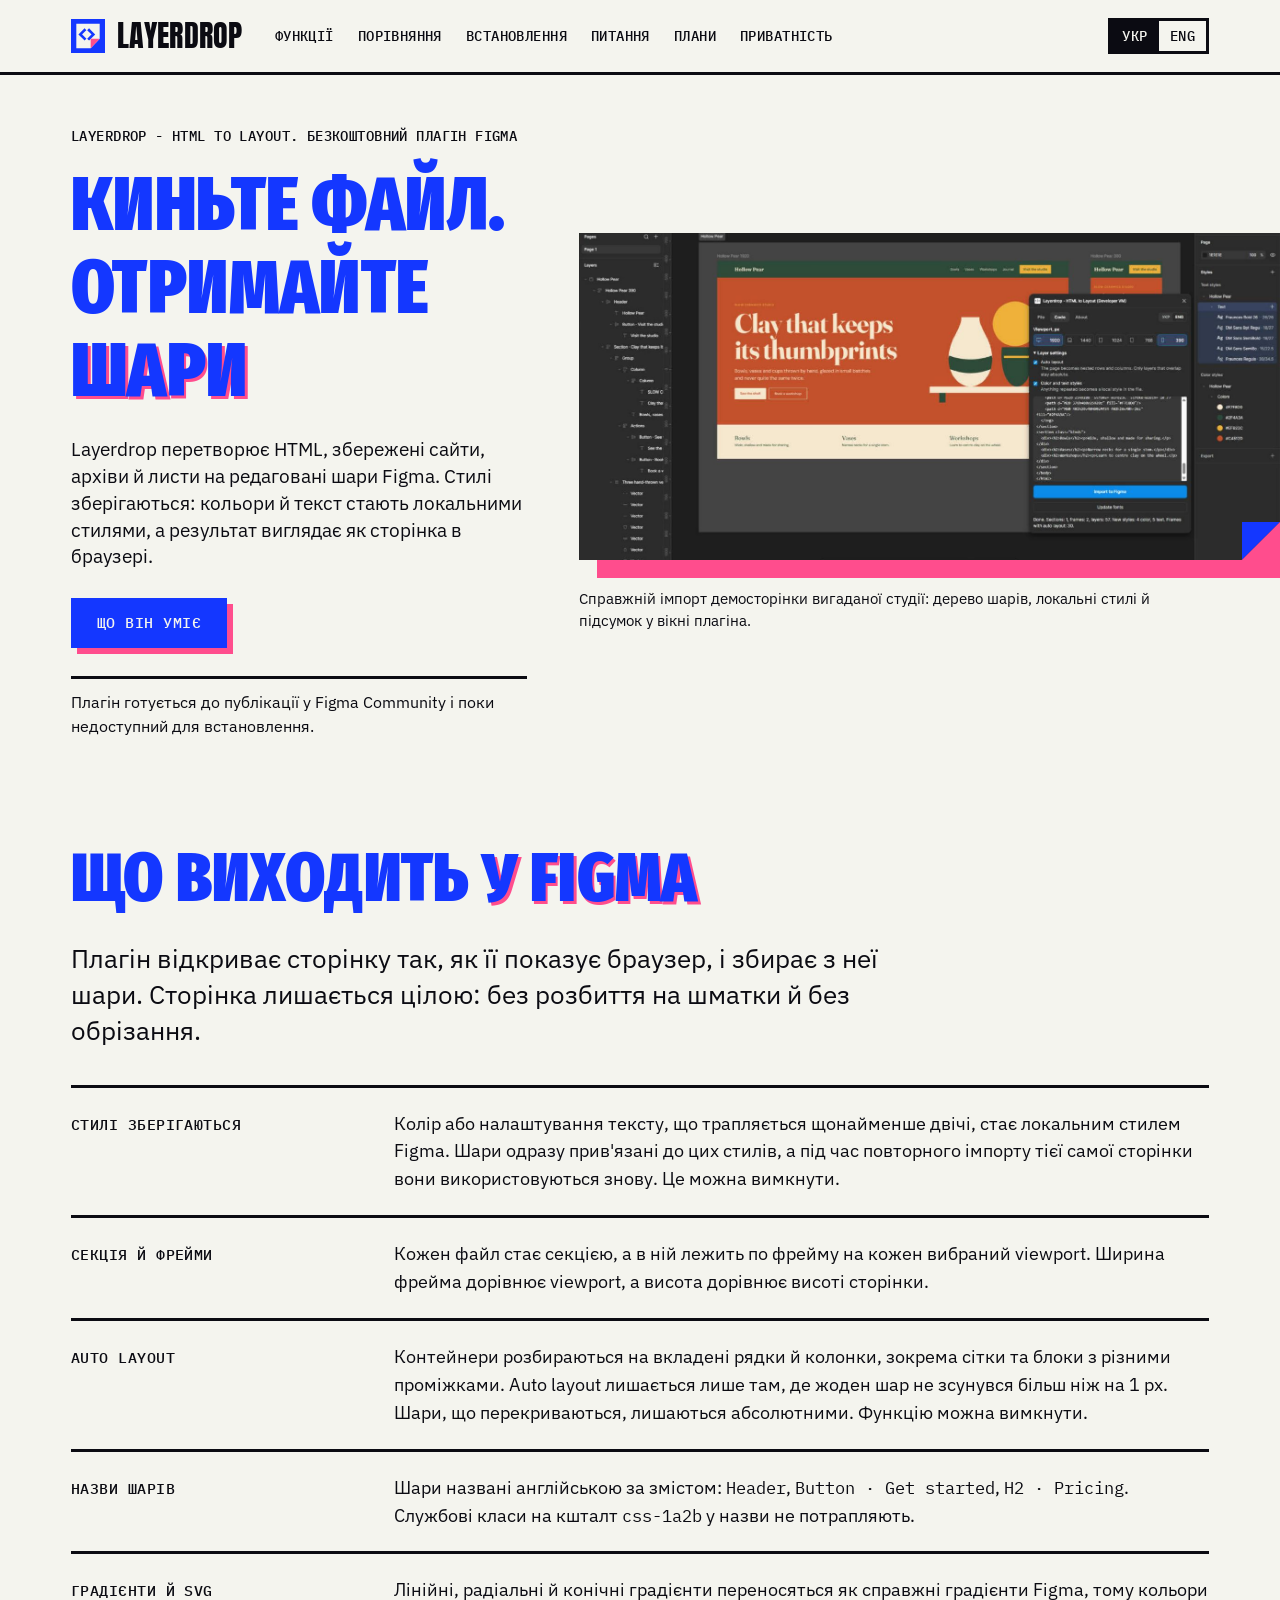
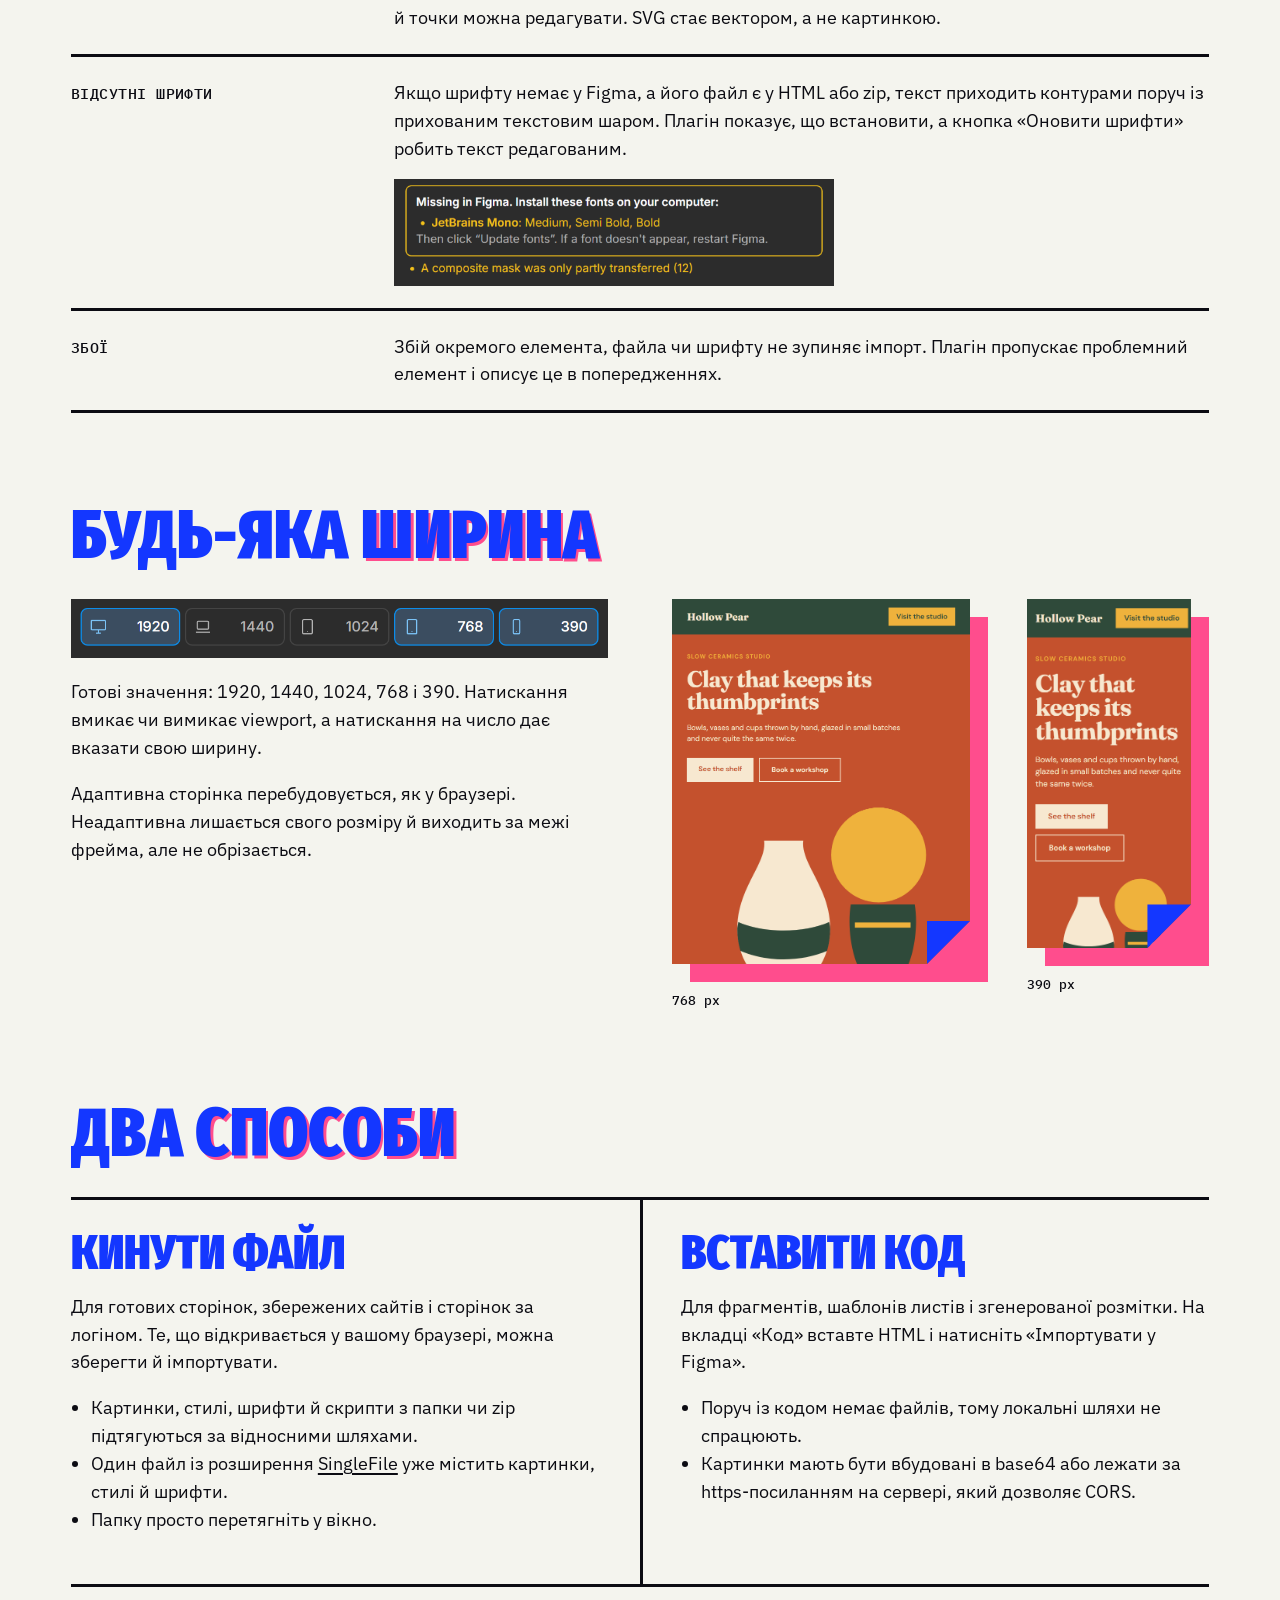
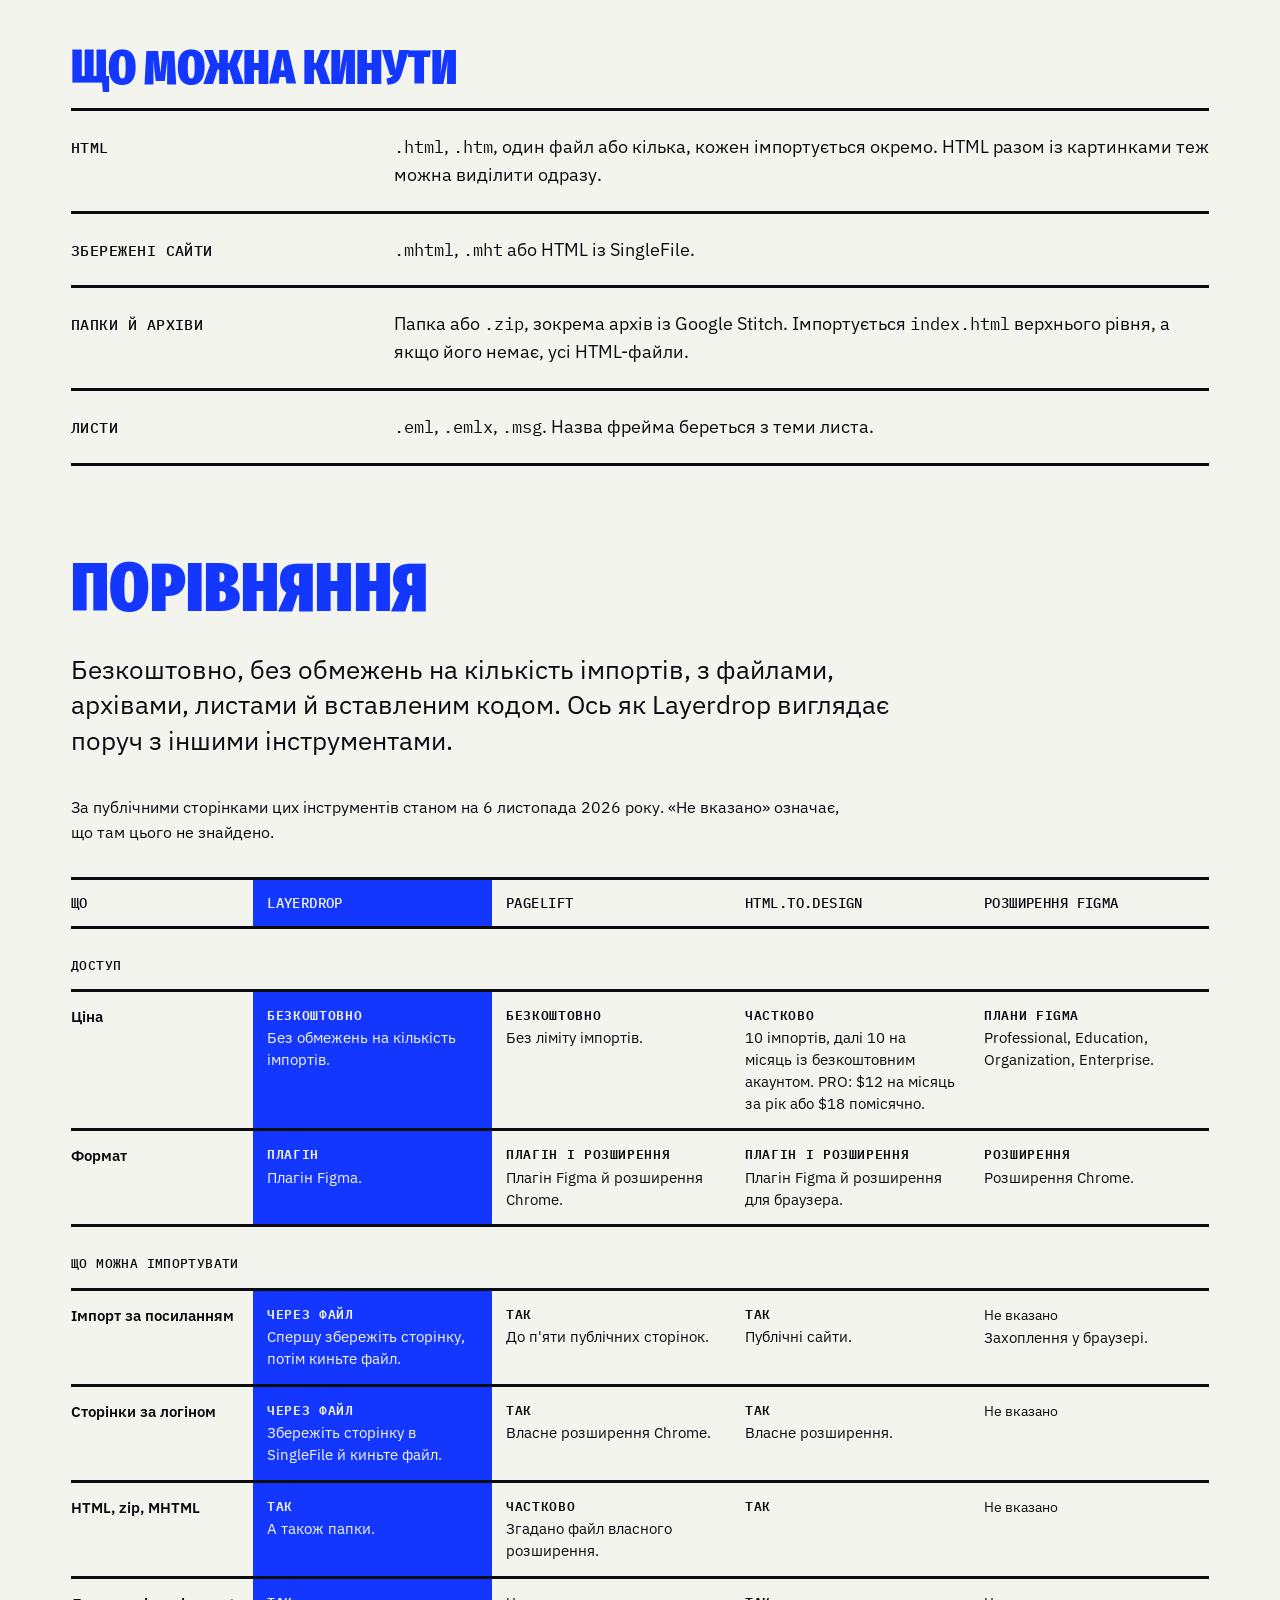
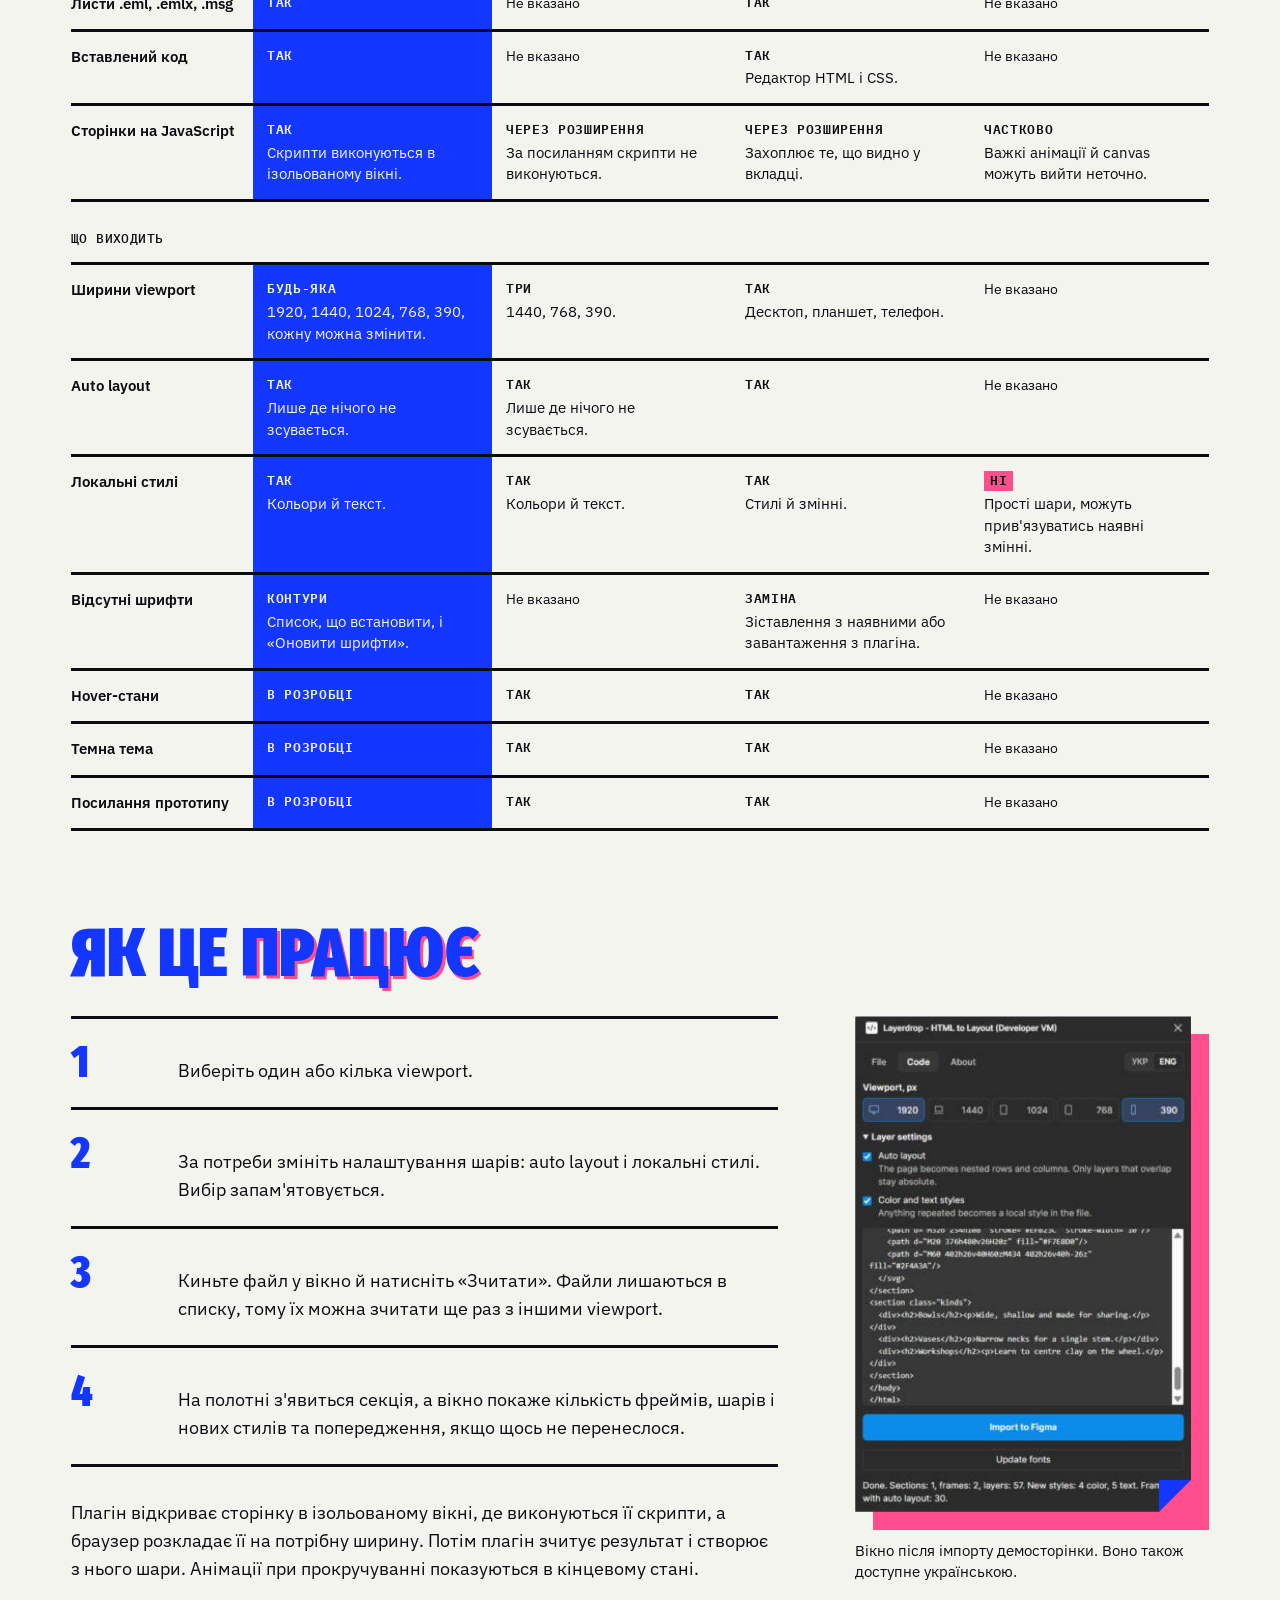
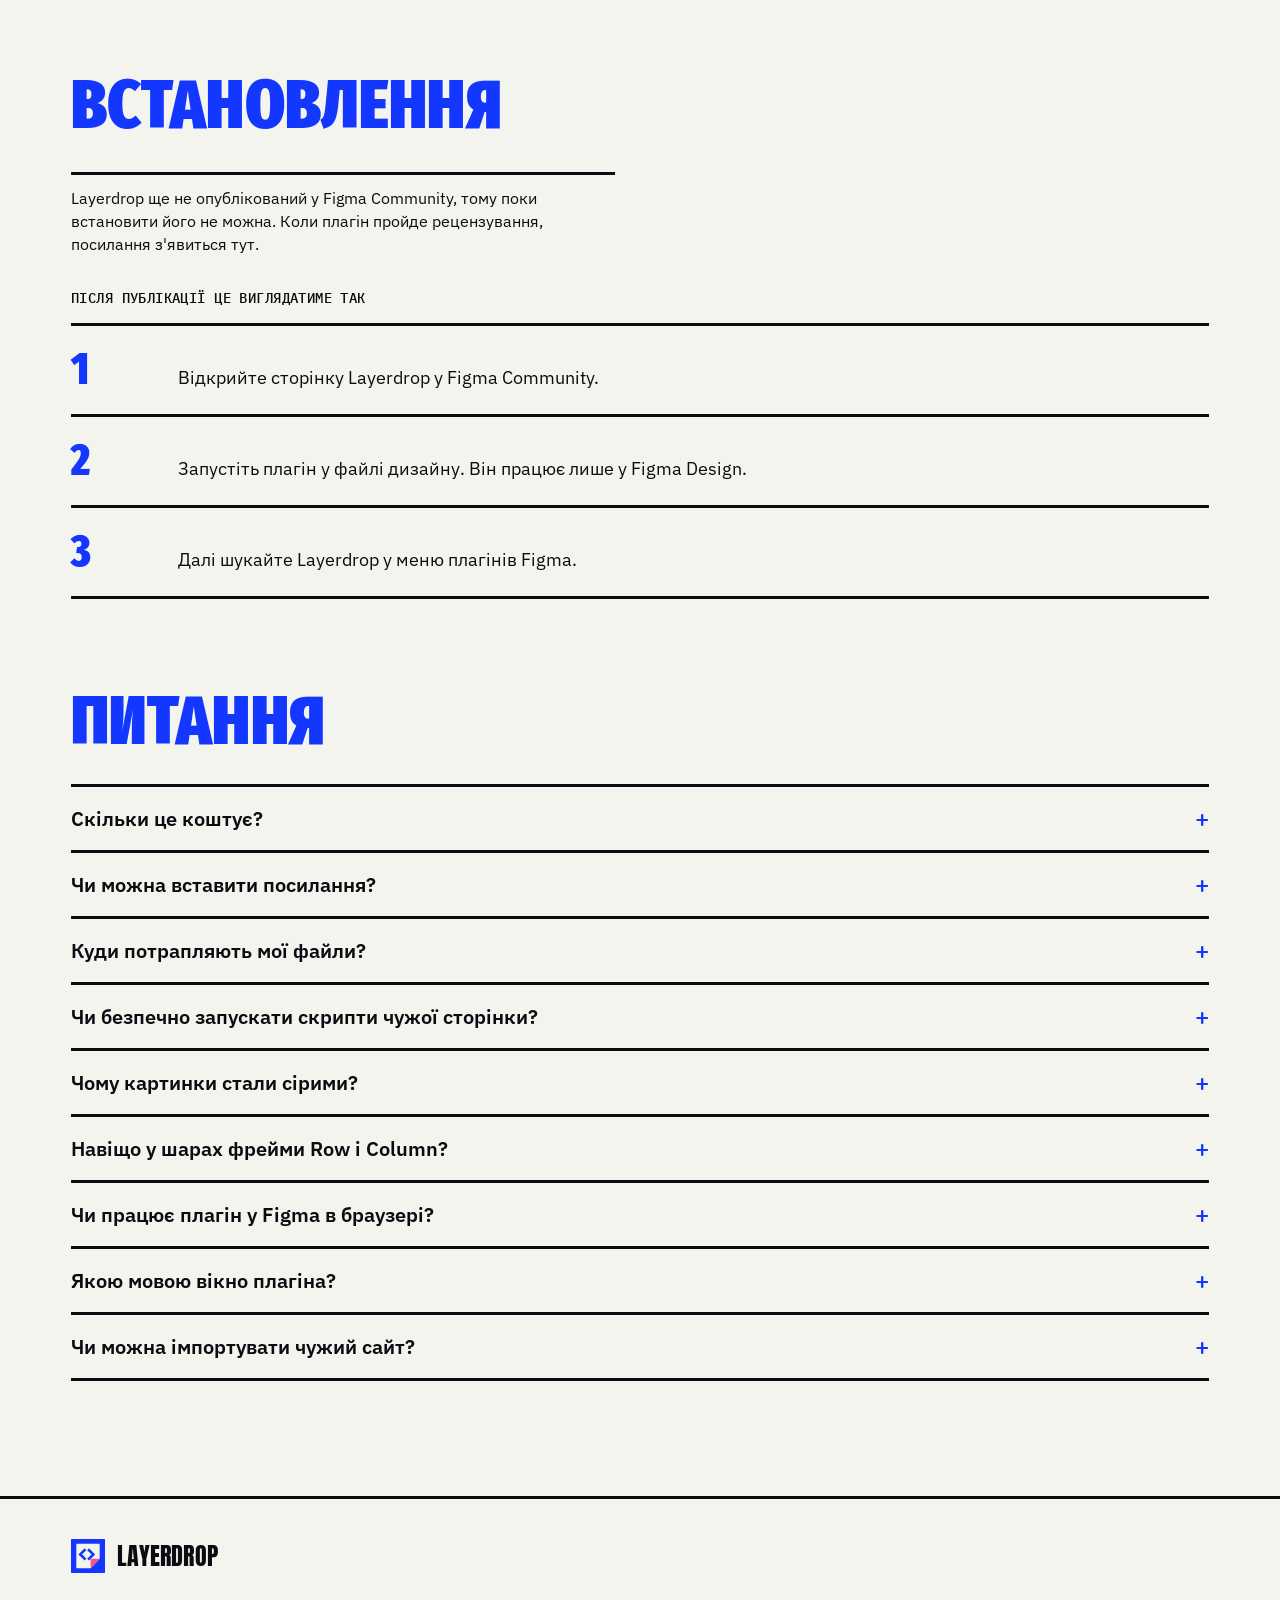
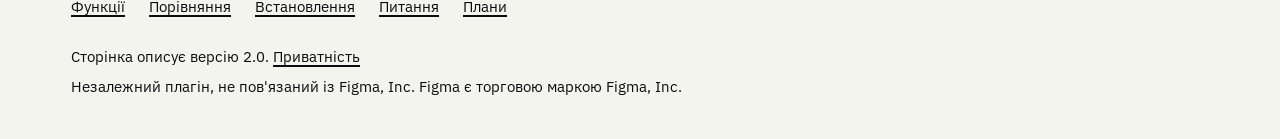
<file: index.html>
<!doctype html>
<html lang="uk">
<head>
<meta charset="utf-8">
<meta name="viewport" content="width=device-width, initial-scale=1">
<title>Layerdrop - HTML to Layout: плагін Figma, що перетворює HTML і збережені сайти на шари</title>
<meta name="description" content="Безкоштовний плагін Figma: HTML, збережені сайти, zip, папки й листи стають редагованими шарами з auto layout і стилями.">
<link rel="canonical" href="https://ihorbliz.github.io/layerdrop/">
<link rel="alternate" hreflang="uk" href="https://ihorbliz.github.io/layerdrop/">
<link rel="alternate" hreflang="en" href="https://ihorbliz.github.io/layerdrop/en/">
<link rel="alternate" hreflang="x-default" href="https://ihorbliz.github.io/layerdrop/en/">
<meta property="og:type" content="website">
<meta property="og:title" content="Layerdrop - HTML to Layout: HTML і збережені сайти стають шарами Figma">
<meta property="og:description" content="Файли, zip, папки, листи й вставлений код. Редаговані шари, auto layout і стилі.">
<meta property="og:url" content="https://ihorbliz.github.io/layerdrop/">
<meta property="og:image" content="https://ihorbliz.github.io/layerdrop/assets/shots/share-cover.png">
<meta property="og:locale" content="uk_UA">
<meta name="twitter:card" content="summary_large_image">
<meta name="theme-color" content="#F4F4EE">
<link rel="icon" href="assets/icon.svg" type="image/svg+xml">
<link rel="icon" href="assets/icon-128.png" type="image/png">
<link rel="preload" href="assets/fonts/fira-sans-extra-condensed-900-cyrillic.woff2" as="font" type="font/woff2" crossorigin>
<link rel="stylesheet" href="assets/site.css?v=6">
<script src="assets/community-link.js" defer></script>
</head>
<body>
<a class="skip" href="#main">До вмісту</a>
<header class="top">
  <a class="logo" href="./"><img src="assets/icon.svg" alt="" width="34" height="34">Layerdrop</a>
  <nav aria-label="Розділи">
    <a href="#features">Функції</a>
    <a href="#compare">Порівняння</a>
    <a href="#install">Встановлення</a>
    <a href="#faq">Питання</a>
    <a href="roadmap/">Плани</a>
    <a href="privacy/">Приватність</a>
  </nav>
  <div class="lang" role="group" aria-label="Мова">
    <span aria-current="true">Укр</span>
    <a href="en/" hreflang="en" lang="en">Eng</a>
  </div>
</header>

<main id="main">
<section class="hero">
  <div class="hero-grid">
    <div class="hero-copy">
      <p class="mono">Layerdrop - HTML to Layout. Безкоштовний плагін Figma</p>
      <h1>Киньте файл.<br>Отримайте <span class="ink2">шари</span></h1>
      <p class="lede">Layerdrop перетворює HTML, збережені сайти, архіви й листи на редаговані шари Figma. Стилі зберігаються: кольори й текст стають локальними стилями, а результат виглядає як сторінка в браузері.</p>
      <div class="actions">
        <a class="btn" href="#features" data-community-pending>Що він уміє</a>
        <a class="btn" href="#" data-community-link hidden>Відкрити у Figma Community</a>
      </div>
      <p class="status" data-community-pending>Плагін готується до публікації у Figma Community і поки недоступний для встановлення.</p>
    </div>
    <figure class="hero-shot">
      <div class="sheet"><img src="assets/shots/hero-figma.png" width="1523" height="711" alt="Figma після імпорту демосторінки Hollow Pear плагіном Layerdrop: ліворуч дерево шарів, у центрі фрейми 1920 і 390, праворуч вікно плагіна з підсумком і локальні стилі кольорів і тексту."></div>
      <figcaption>Справжній імпорт демосторінки вигаданої студії: дерево шарів, локальні стилі й підсумок у вікні плагіна.</figcaption>
    </figure>
  </div>
</section>

<section id="features">
  <h2>Що виходить <span class="ink2">у Figma</span></h2>
  <p class="lede">Плагін відкриває сторінку так, як її показує браузер, і збирає з неї шари. Сторінка лишається цілою: без розбиття на шматки й без обрізання.</p>
  <ul class="rows">
    <li><span class="label">Стилі зберігаються</span><div class="text">Колір або налаштування тексту, що трапляється щонайменше двічі, стає локальним стилем Figma. Шари одразу прив'язані до цих стилів, а під час повторного імпорту тієї самої сторінки вони використовуються знову. Це можна вимкнути.</div></li>
    <li><span class="label">Секція й фрейми</span><div class="text">Кожен файл стає секцією, а в ній лежить по фрейму на кожен вибраний viewport. Ширина фрейма дорівнює viewport, а висота дорівнює висоті сторінки.</div></li>
    <li><span class="label">Auto layout</span><div class="text">Контейнери розбираються на вкладені рядки й колонки, зокрема сітки та блоки з різними проміжками. Auto layout лишається лише там, де жоден шар не зсунувся більш ніж на 1 px. Шари, що перекриваються, лишаються абсолютними. Функцію можна вимкнути.</div></li>
    <li><span class="label">Назви шарів</span><div class="text">Шари названі англійською за змістом: <code>Header</code>, <code>Button · Get started</code>, <code>H2 · Pricing</code>. Службові класи на кшталт <code>css-1a2b</code> у назви не потрапляють.</div></li>
    <li><span class="label">Градієнти й SVG</span><div class="text">Лінійні, радіальні й конічні градієнти переносяться як справжні градієнти Figma, тому кольори й точки можна редагувати. SVG стає вектором, а не картинкою.</div></li>
    <li><span class="label">Відсутні шрифти</span><div class="text">Якщо шрифту немає у Figma, а його файл є у HTML або zip, текст приходить контурами поруч із прихованим текстовим шаром. Плагін показує, що встановити, а кнопка «Оновити шрифти» робить текст редагованим.
      <img src="assets/shots/fonts-warning.png" width="627" height="152" loading="lazy" alt="Блок у вікні плагіна англійською: у Figma бракує шрифту JetBrains Mono трьох накреслень, після встановлення треба натиснути Update fonts."></div></li>
    <li><span class="label">Збої</span><div class="text">Збій окремого елемента, файла чи шрифту не зупиняє імпорт. Плагін пропускає проблемний елемент і описує це в попередженнях.</div></li>
  </ul>

  <h2 class="subhead">Будь-яка <span class="ink2">ширина</span></h2>
  <div class="widths">
    <div>
      <div class="bar"><img src="assets/shots/viewport-bar.png" width="904" height="100" loading="lazy" alt="Перемикачі viewport у вікні плагіна: 1920, 1440, 1024, 768 і 390."></div>
      <p>Готові значення: 1920, 1440, 1024, 768 і 390. Натискання вмикає чи вимикає viewport, а натискання на число дає вказати свою ширину.</p>
      <p>Адаптивна сторінка перебудовується, як у браузері. Неадаптивна лишається свого розміру й виходить за межі фрейма, але не обрізається.</p>
    </div>
    <div class="viewports">
      <figure>
        <div class="sheet"><img src="assets/shots/frame-768.png" width="768" height="941" loading="lazy" alt="Та сама демосторінка на ширині 768."></div>
        <figcaption>768 px</figcaption>
      </figure>
      <figure>
        <div class="sheet"><img src="assets/shots/frame-390.png" width="390" height="829" loading="lazy" alt="Та сама демосторінка на ширині 390."></div>
        <figcaption>390 px</figcaption>
      </figure>
    </div>
  </div>
</section>

<section id="ways">
  <h2>Два <span class="ink2">способи</span></h2>
  <div class="ways">
    <div>
      <h3>Кинути файл</h3>
      <p>Для готових сторінок, збережених сайтів і сторінок за логіном. Те, що відкривається у вашому браузері, можна зберегти й імпортувати.</p>
      <ul>
        <li>Картинки, стилі, шрифти й скрипти з папки чи zip підтягуються за відносними шляхами.</li>
        <li>Один файл із розширення <a href="https://github.com/gildas-lormeau/SingleFile" rel="noopener">SingleFile</a> уже містить картинки, стилі й шрифти.</li>
        <li>Папку просто перетягніть у вікно.</li>
      </ul>
    </div>
    <div>
      <h3>Вставити код</h3>
      <p>Для фрагментів, шаблонів листів і згенерованої розмітки. На вкладці «Код» вставте HTML і натисніть «Імпортувати у Figma».</p>
      <ul>
        <li>Поруч із кодом немає файлів, тому локальні шляхи не спрацюють.</li>
        <li>Картинки мають бути вбудовані в base64 або лежати за https-посиланням на сервері, який дозволяє CORS.</li>
      </ul>
    </div>
  </div>
  <div class="formats">
    <h3>Що можна кинути</h3>
    <ul class="rows">
      <li><span class="label">HTML</span><div class="text"><code>.html</code>, <code>.htm</code>, один файл або кілька, кожен імпортується окремо. HTML разом із картинками теж можна виділити одразу.</div></li>
      <li><span class="label">Збережені сайти</span><div class="text"><code>.mhtml</code>, <code>.mht</code> або HTML із SingleFile.</div></li>
      <li><span class="label">Папки й архіви</span><div class="text">Папка або <code>.zip</code>, зокрема архів із Google Stitch. Імпортується <code>index.html</code> верхнього рівня, а якщо його немає, усі HTML-файли.</div></li>
      <li><span class="label">Листи</span><div class="text"><code>.eml</code>, <code>.emlx</code>, <code>.msg</code>. Назва фрейма береться з теми листа.</div></li>
    </ul>
  </div>
</section>

<section id="compare">
  <h2 id="compare-title">Порівняння</h2>
  <p class="lede">Безкоштовно, без обмежень на кількість імпортів, з файлами, архівами, листами й вставленим кодом. Ось як Layerdrop виглядає поруч з іншими інструментами.</p>
  <p class="note">За публічними сторінками цих інструментів станом на 6 листопада 2026 року. «Не вказано» означає, що там цього не знайдено.</p>
  <a class="table-skip" href="#how">Пропустити таблицю</a>
  <table class="compare" role="table" aria-labelledby="compare-title">
    <thead role="rowgroup">
      <tr role="row">
        <th role="columnheader" scope="col">Що</th>
        <th role="columnheader" scope="col" class="us">Layerdrop</th>
        <th role="columnheader" scope="col">Pagelift</th>
        <th role="columnheader" scope="col">html.to.design</th>
        <th role="columnheader" scope="col">Розширення Figma</th>
      </tr>
    </thead>
    <tbody role="rowgroup">
      <tr role="row" class="group-row"><th role="rowheader" colspan="5" scope="rowgroup" class="group">Доступ</th></tr>
      <tr role="row"><th role="rowheader" scope="row">Ціна</th>
        <td role="cell" class="us" data-label="Layerdrop"><span><b class="v">Безкоштовно</b>Без обмежень на кількість імпортів.</span></td>
        <td role="cell" data-label="Pagelift"><span><b class="v">Безкоштовно</b>Без ліміту імпортів.</span></td>
        <td role="cell" data-label="html.to.design"><span><b class="v">Частково</b>10 імпортів, далі 10 на місяць із безкоштовним акаунтом. PRO: $12 на місяць за рік або $18 помісячно.</span></td>
        <td role="cell" data-label="Розшир. Figma"><span><b class="v">Плани Figma</b>Professional, Education, Organization, Enterprise.</span></td></tr>
      <tr role="row"><th role="rowheader" scope="row">Формат</th>
        <td role="cell" class="us" data-label="Layerdrop"><span><b class="v">Плагін</b>Плагін Figma.</span></td>
        <td role="cell" data-label="Pagelift"><span><b class="v">Плагін і розширення</b>Плагін Figma й розширення Chrome.</span></td>
        <td role="cell" data-label="html.to.design"><span><b class="v">Плагін і розширення</b>Плагін Figma й розширення для браузера.</span></td>
        <td role="cell" data-label="Розшир. Figma"><span><b class="v">Розширення</b>Розширення Chrome.</span></td></tr>
    </tbody>
    <tbody role="rowgroup">
      <tr role="row" class="group-row"><th role="rowheader" colspan="5" scope="rowgroup" class="group">Що можна імпортувати</th></tr>
      <tr role="row"><th role="rowheader" scope="row">Імпорт за посиланням</th>
        <td role="cell" class="us" data-label="Layerdrop"><span><b class="v">Через файл</b>Спершу збережіть сторінку, потім киньте файл.</span></td>
        <td role="cell" data-label="Pagelift"><span><b class="v">Так</b>До п'яти публічних сторінок.</span></td>
        <td role="cell" data-label="html.to.design"><span><b class="v">Так</b>Публічні сайти.</span></td>
        <td role="cell" data-label="Розшир. Figma"><span><b class="v ns">Не вказано</b>Захоплення у браузері.</span></td></tr>
      <tr role="row" data-unstated="Не вказано: Розшир. Figma"><th role="rowheader" scope="row">Сторінки за логіном</th>
        <td role="cell" class="us" data-label="Layerdrop"><span><b class="v">Через файл</b>Збережіть сторінку в SingleFile й киньте файл.</span></td>
        <td role="cell" data-label="Pagelift"><span><b class="v">Так</b>Власне розширення Chrome.</span></td>
        <td role="cell" data-label="html.to.design"><span><b class="v">Так</b>Власне розширення.</span></td>
        <td role="cell" class="ns-cell" data-label="Розшир. Figma"><span><b class="v ns">Не вказано</b></span></td></tr>
      <tr role="row" data-unstated="Не вказано: Розшир. Figma"><th role="rowheader" scope="row">HTML, zip, MHTML</th>
        <td role="cell" class="us" data-label="Layerdrop"><span><b class="v">Так</b>А також папки.</span></td>
        <td role="cell" data-label="Pagelift"><span><b class="v">Частково</b>Згадано файл власного розширення.</span></td>
        <td role="cell" data-label="html.to.design"><span><b class="v">Так</b></span></td>
        <td role="cell" class="ns-cell" data-label="Розшир. Figma"><span><b class="v ns">Не вказано</b></span></td></tr>
      <tr role="row" data-unstated="Не вказано: Pagelift, Розшир. Figma"><th role="rowheader" scope="row">Листи .eml, .emlx, .msg</th>
        <td role="cell" class="us" data-label="Layerdrop"><span><b class="v">Так</b></span></td>
        <td role="cell" class="ns-cell" data-label="Pagelift"><span><b class="v ns">Не вказано</b></span></td>
        <td role="cell" data-label="html.to.design"><span><b class="v">Так</b></span></td>
        <td role="cell" class="ns-cell" data-label="Розшир. Figma"><span><b class="v ns">Не вказано</b></span></td></tr>
      <tr role="row" data-unstated="Не вказано: Pagelift, Розшир. Figma"><th role="rowheader" scope="row">Вставлений код</th>
        <td role="cell" class="us" data-label="Layerdrop"><span><b class="v">Так</b></span></td>
        <td role="cell" class="ns-cell" data-label="Pagelift"><span><b class="v ns">Не вказано</b></span></td>
        <td role="cell" data-label="html.to.design"><span><b class="v">Так</b>Редактор HTML і CSS.</span></td>
        <td role="cell" class="ns-cell" data-label="Розшир. Figma"><span><b class="v ns">Не вказано</b></span></td></tr>
      <tr role="row"><th role="rowheader" scope="row">Сторінки на JavaScript</th>
        <td role="cell" class="us" data-label="Layerdrop"><span><b class="v">Так</b>Скрипти виконуються в ізольованому вікні.</span></td>
        <td role="cell" data-label="Pagelift"><span><b class="v">Через розширення</b>За посиланням скрипти не виконуються.</span></td>
        <td role="cell" data-label="html.to.design"><span><b class="v">Через розширення</b>Захоплює те, що видно у вкладці.</span></td>
        <td role="cell" data-label="Розшир. Figma"><span><b class="v">Частково</b>Важкі анімації й canvas можуть вийти неточно.</span></td></tr>
    </tbody>
    <tbody role="rowgroup">
      <tr role="row" class="group-row"><th role="rowheader" colspan="5" scope="rowgroup" class="group">Що виходить</th></tr>
      <tr role="row" data-unstated="Не вказано: Розшир. Figma"><th role="rowheader" scope="row">Ширини viewport</th>
        <td role="cell" class="us" data-label="Layerdrop"><span><b class="v">Будь-яка</b>1920, 1440, 1024, 768, 390, кожну можна змінити.</span></td>
        <td role="cell" data-label="Pagelift"><span><b class="v">Три</b>1440, 768, 390.</span></td>
        <td role="cell" data-label="html.to.design"><span><b class="v">Так</b>Десктоп, планшет, телефон.</span></td>
        <td role="cell" class="ns-cell" data-label="Розшир. Figma"><span><b class="v ns">Не вказано</b></span></td></tr>
      <tr role="row" data-unstated="Не вказано: Розшир. Figma"><th role="rowheader" scope="row">Auto layout</th>
        <td role="cell" class="us" data-label="Layerdrop"><span><b class="v">Так</b>Лише де нічого не зсувається.</span></td>
        <td role="cell" data-label="Pagelift"><span><b class="v">Так</b>Лише де нічого не зсувається.</span></td>
        <td role="cell" data-label="html.to.design"><span><b class="v">Так</b></span></td>
        <td role="cell" class="ns-cell" data-label="Розшир. Figma"><span><b class="v ns">Не вказано</b></span></td></tr>
      <tr role="row"><th role="rowheader" scope="row">Локальні стилі</th>
        <td role="cell" class="us" data-label="Layerdrop"><span><b class="v">Так</b>Кольори й текст.</span></td>
        <td role="cell" data-label="Pagelift"><span><b class="v">Так</b>Кольори й текст.</span></td>
        <td role="cell" data-label="html.to.design"><span><b class="v">Так</b>Стилі й змінні.</span></td>
        <td role="cell" data-label="Розшир. Figma"><span><b class="v n">Ні</b>Прості шари, можуть прив'язуватись наявні змінні.</span></td></tr>
      <tr role="row" data-unstated="Не вказано: Pagelift, Розшир. Figma"><th role="rowheader" scope="row">Відсутні шрифти</th>
        <td role="cell" class="us" data-label="Layerdrop"><span><b class="v">Контури</b>Список, що встановити, і «Оновити шрифти».</span></td>
        <td role="cell" class="ns-cell" data-label="Pagelift"><span><b class="v ns">Не вказано</b></span></td>
        <td role="cell" data-label="html.to.design"><span><b class="v">Заміна</b>Зіставлення з наявними або завантаження з плагіна.</span></td>
        <td role="cell" class="ns-cell" data-label="Розшир. Figma"><span><b class="v ns">Не вказано</b></span></td></tr>
      <tr role="row" data-unstated="Не вказано: Розшир. Figma"><th role="rowheader" scope="row">Hover-стани</th>
        <td role="cell" class="us" data-label="Layerdrop"><span><b class="v">В розробці</b></span></td>
        <td role="cell" data-label="Pagelift"><span><b class="v">Так</b></span></td>
        <td role="cell" data-label="html.to.design"><span><b class="v">Так</b></span></td>
        <td role="cell" class="ns-cell" data-label="Розшир. Figma"><span><b class="v ns">Не вказано</b></span></td></tr>
      <tr role="row" data-unstated="Не вказано: Розшир. Figma"><th role="rowheader" scope="row">Темна тема</th>
        <td role="cell" class="us" data-label="Layerdrop"><span><b class="v">В розробці</b></span></td>
        <td role="cell" data-label="Pagelift"><span><b class="v">Так</b></span></td>
        <td role="cell" data-label="html.to.design"><span><b class="v">Так</b></span></td>
        <td role="cell" class="ns-cell" data-label="Розшир. Figma"><span><b class="v ns">Не вказано</b></span></td></tr>
      <tr role="row" data-unstated="Не вказано: Розшир. Figma"><th role="rowheader" scope="row">Посилання прототипу</th>
        <td role="cell" class="us" data-label="Layerdrop"><span><b class="v">В розробці</b></span></td>
        <td role="cell" data-label="Pagelift"><span><b class="v">Так</b></span></td>
        <td role="cell" data-label="html.to.design"><span><b class="v">Так</b></span></td>
        <td role="cell" class="ns-cell" data-label="Розшир. Figma"><span><b class="v ns">Не вказано</b></span></td></tr>
    </tbody>
  </table>
</section>

<section id="how">
  <h2>Як це <span class="ink2">працює</span></h2>
  <div class="how">
    <div>
      <ol class="rows steps">
        <li><span class="num">1</span><div class="text">Виберіть один або кілька viewport.</div></li>
        <li><span class="num">2</span><div class="text">За потреби змініть налаштування шарів: auto layout і локальні стилі. Вибір запам'ятовується.</div></li>
        <li><span class="num">3</span><div class="text">Киньте файл у вікно й натисніть «Зчитати». Файли лишаються в списку, тому їх можна зчитати ще раз з іншими viewport.</div></li>
        <li><span class="num">4</span><div class="text">На полотні з'явиться секція, а вікно покаже кількість фреймів, шарів і нових стилів та попередження, якщо щось не перенеслося.</div></li>
      </ol>
      <p class="after">Плагін відкриває сторінку в ізольованому вікні, де виконуються її скрипти, а браузер розкладає її на потрібну ширину. Потім плагін зчитує результат і створює з нього шари. Анімації при прокручуванні показуються в кінцевому стані.</p>
    </div>
    <figure>
      <div class="sheet window-sheet"><img src="assets/shots/window.png" width="570" height="841" loading="lazy" alt="Вікно плагіна англійською після імпорту: перемикачі viewport, налаштування шарів, вставлений код, кнопка імпорту й підсумок із кількістю шарів і стилів."></div>
      <figcaption>Вікно після імпорту демосторінки. Воно також доступне українською.</figcaption>
    </figure>
  </div>
</section>

<section id="install">
  <h2>Встановлення</h2>
  <p class="status gap-b" data-community-pending>Layerdrop ще не опублікований у Figma Community, тому поки встановити його не можна. Коли плагін пройде рецензування, посилання з'явиться тут.</p>
  <p class="gap-b" data-community-link hidden><a class="btn" href="#" data-community-link hidden>Відкрити у Figma Community</a></p>
  <p class="mono pending-label" data-community-pending>Після публікації це виглядатиме так</p>
  <ol class="rows steps">
    <li><span class="num">1</span><div class="text">Відкрийте сторінку Layerdrop у Figma Community.</div></li>
    <li><span class="num">2</span><div class="text">Запустіть плагін у файлі дизайну. Він працює лише у Figma Design.</div></li>
    <li><span class="num">3</span><div class="text">Далі шукайте Layerdrop у меню плагінів Figma.</div></li>
  </ol>
</section>

<section id="faq">
  <h2>Питання</h2>
  <div class="faq">
    <details><summary>Скільки це коштує?</summary><div>Layerdrop безкоштовний, без обмежень на кількість імпортів.</div></details>
    <details><summary>Чи можна вставити посилання?</summary><div>Посилання плагін не приймає, тому сторінку спершу треба зберегти. Збережіть її через SingleFile і киньте файл: скрипти вже відпрацювали, а за логіном така сторінка теж зберігається.</div></details>
    <details><summary>Куди потрапляють мої файли?</summary><div>Вони нікуди не надсилаються, бо сервера в плагіна немає. Запити робить лише сама сторінка і, для шрифту, що не завантажився, плагін до Google Fonts. Докладно описано в <a href="privacy/">політиці приватності</a>.</div></details>
    <details><summary>Чи безпечно запускати скрипти чужої сторінки?</summary><div>Сторінка працює в ізольованому вікні й не має доступу до плагіна та файла Figma. Але скрипти можуть робити свої запити в інтернет, а нескінченний цикл може завісити вікно. Не імпортуйте сторінки, яким не довіряєте.</div></details>
    <details><summary>Чому картинки стали сірими?</summary><div>Плагін не зміг отримати файл: поруч немає папки або сервер не дозволяє CORS. Киньте папку чи zip або збережіть сторінку через SingleFile, яке вшиває картинки у файл.</div></details>
    <details><summary>Навіщо у шарах фрейми Row і Column?</summary><div>Вони утримують елементи на місці, коли сітку чи блоки з різними проміжками розбито на вкладені рядки й колонки. Якщо вони заважають, вимкніть auto layout у налаштуваннях шарів.</div></details>
    <details><summary>Чи працює плагін у Figma в браузері?</summary><div>Поки ми запускали його лише в застосунку Figma для комп'ютера. Відповідь уточнимо після публікації.</div></details>
    <details><summary>Якою мовою вікно плагіна?</summary><div>Українською й англійською, перемикач угорі вікна. Назви шарів і сповіщення на полотні завжди англійською, а текст зі сторінки не перекладається.</div></details>
    <details><summary>Чи можна імпортувати чужий сайт?</summary><div>Технічно плагін імпортує те, що ви можете відкрити. Чи маєте ви на це право, залежить від сайту й мети. Поважайте авторські права й торгові марки.</div></details>
  </div>
</section>
</main>

<footer>
  <a class="logo" href="./"><img src="assets/icon.svg" alt="" width="28" height="28">Layerdrop</a>
  <nav aria-label="Розділи"><a href="#features">Функції</a><a href="#compare">Порівняння</a><a href="#install">Встановлення</a><a href="#faq">Питання</a><a href="roadmap/">Плани</a></nav>
  <p>Сторінка описує версію 2.0. <a href="privacy/">Приватність</a></p>
  <p>Незалежний плагін, не пов'язаний із Figma, Inc. Figma є торговою маркою Figma, Inc.</p>
</footer>
</body>
</html>
</file>
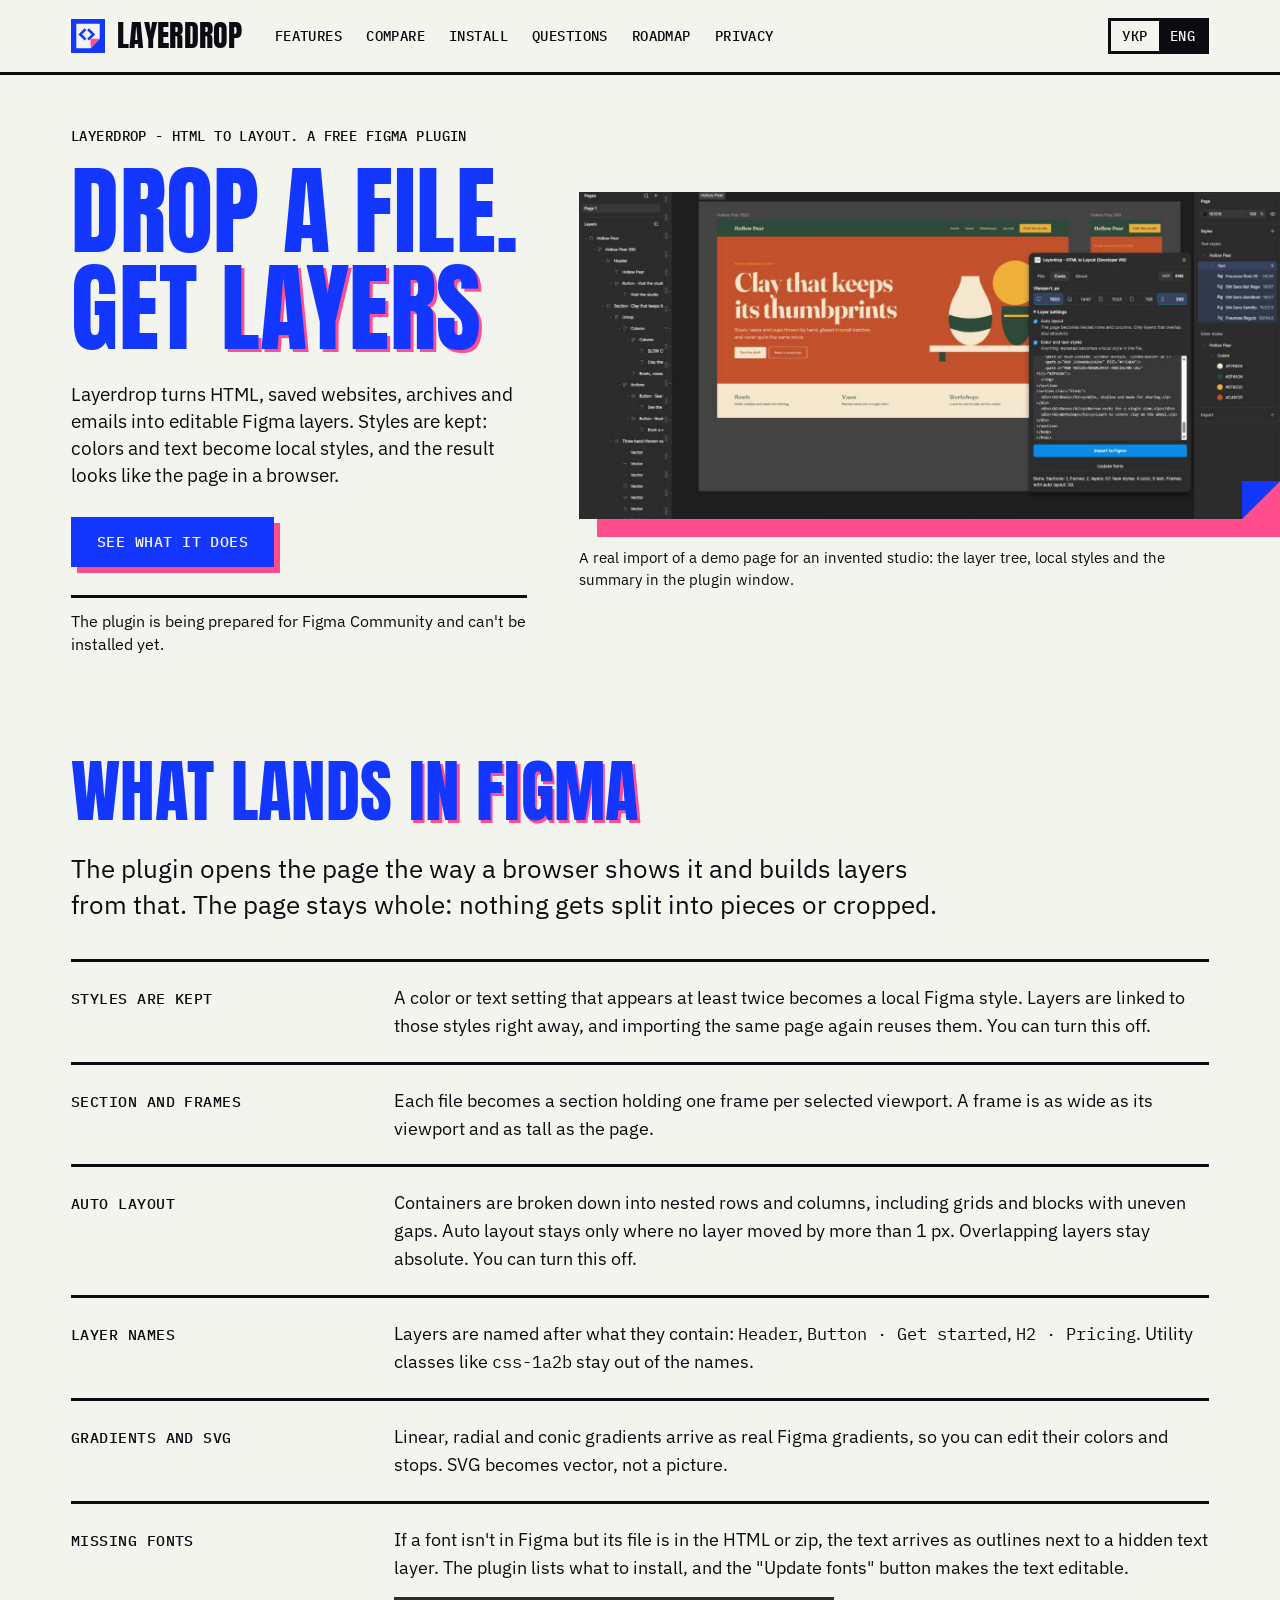
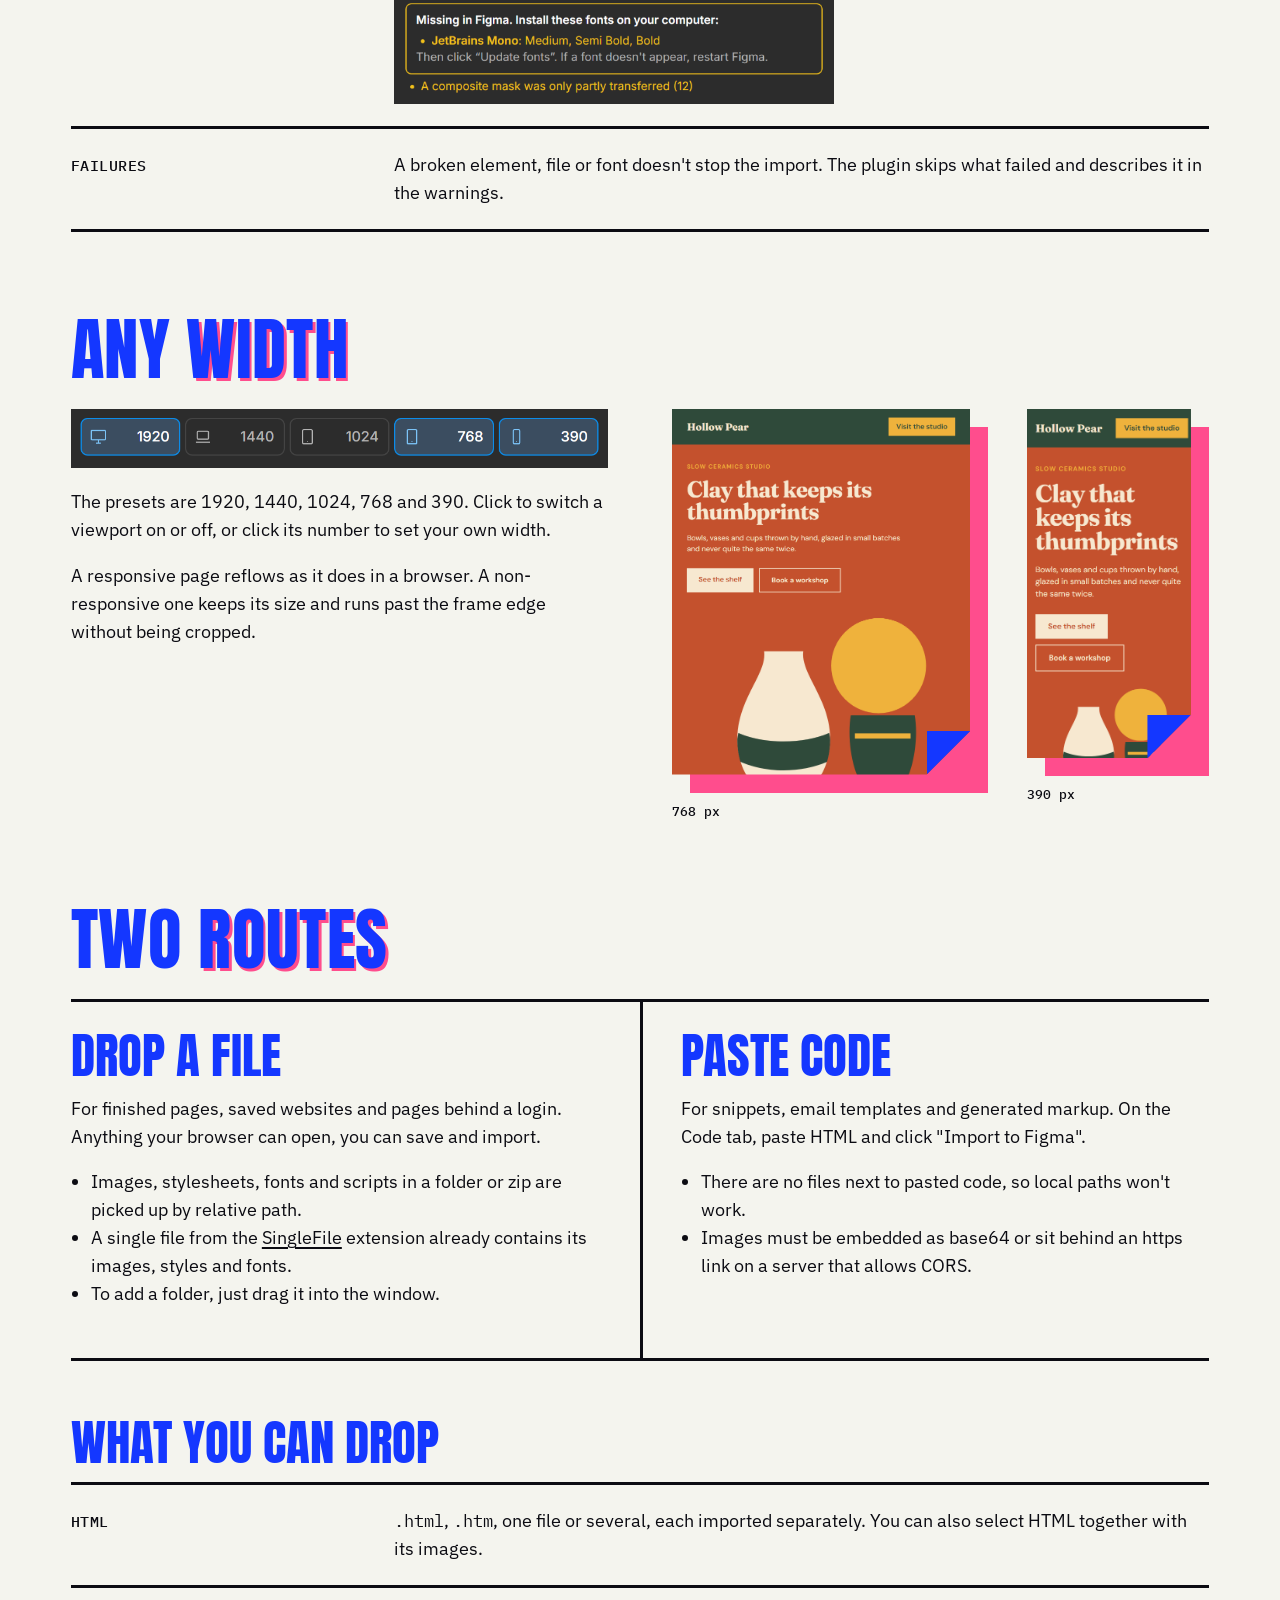
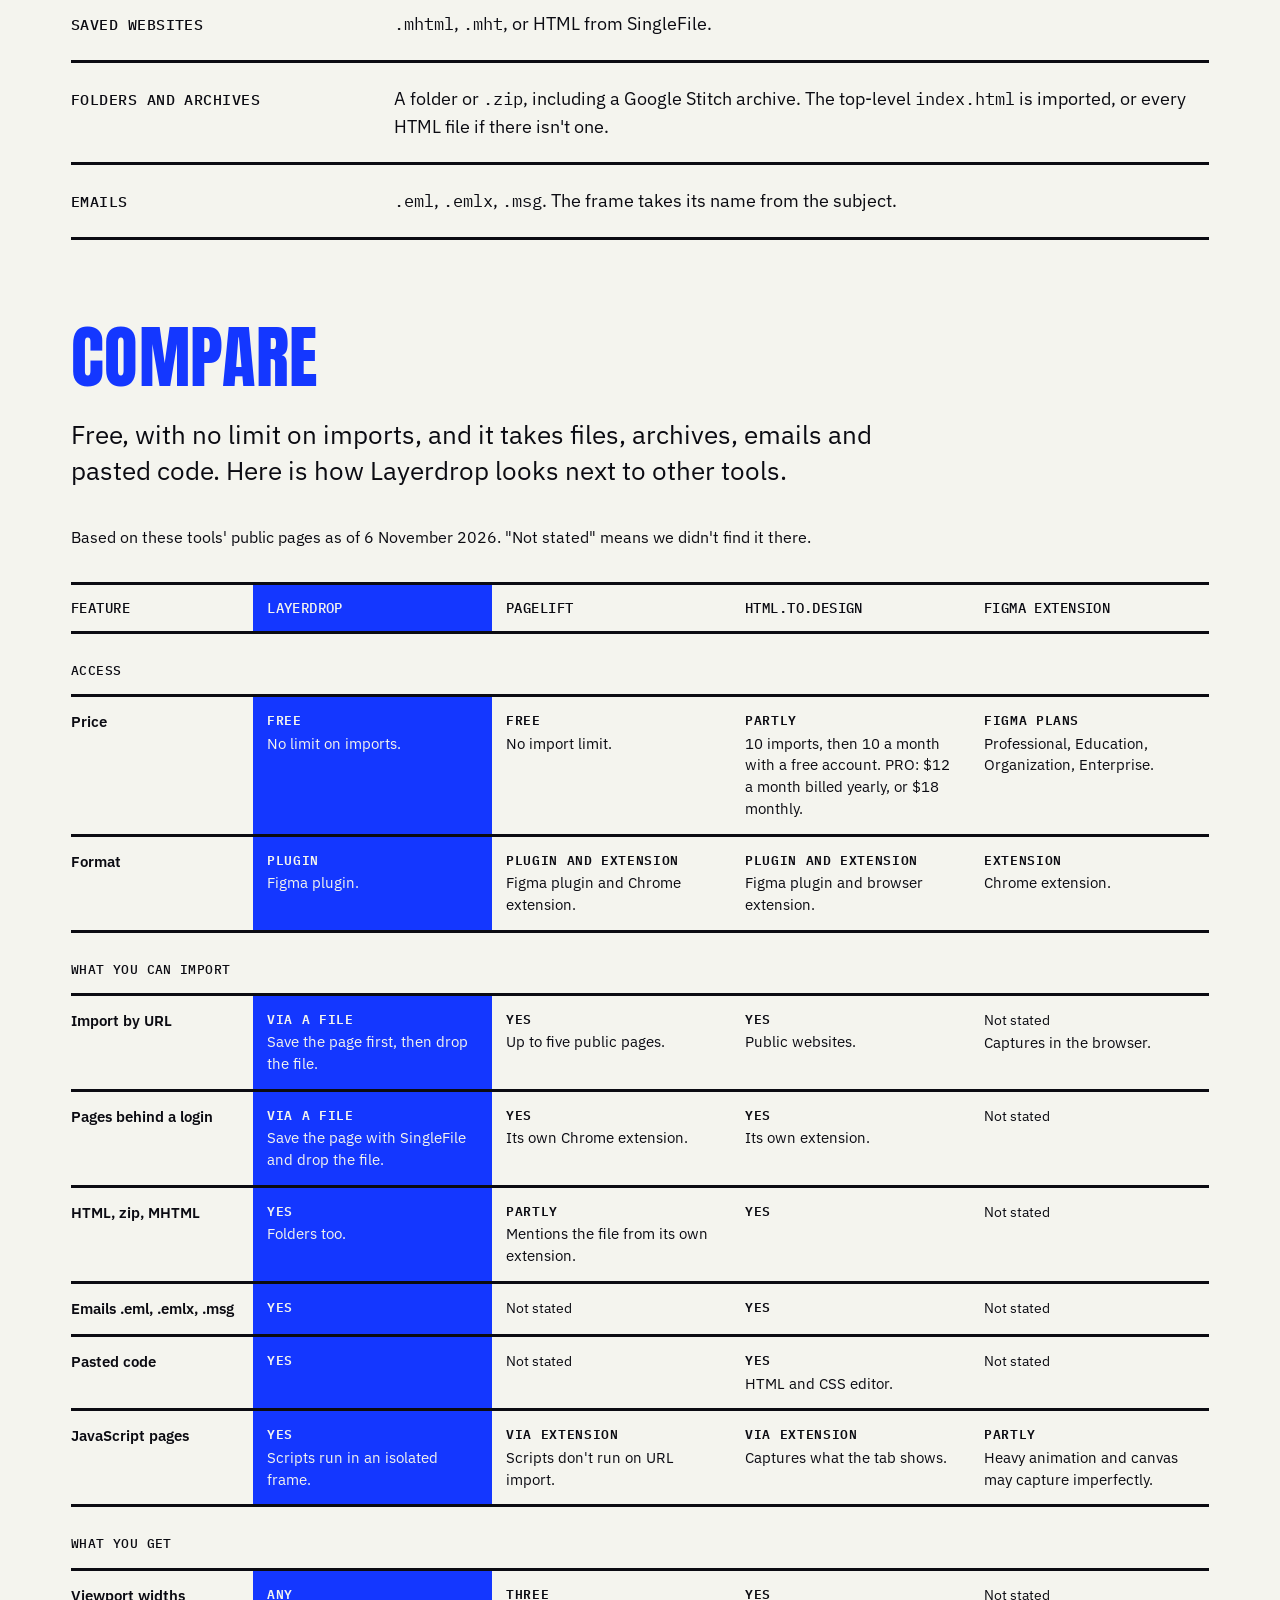
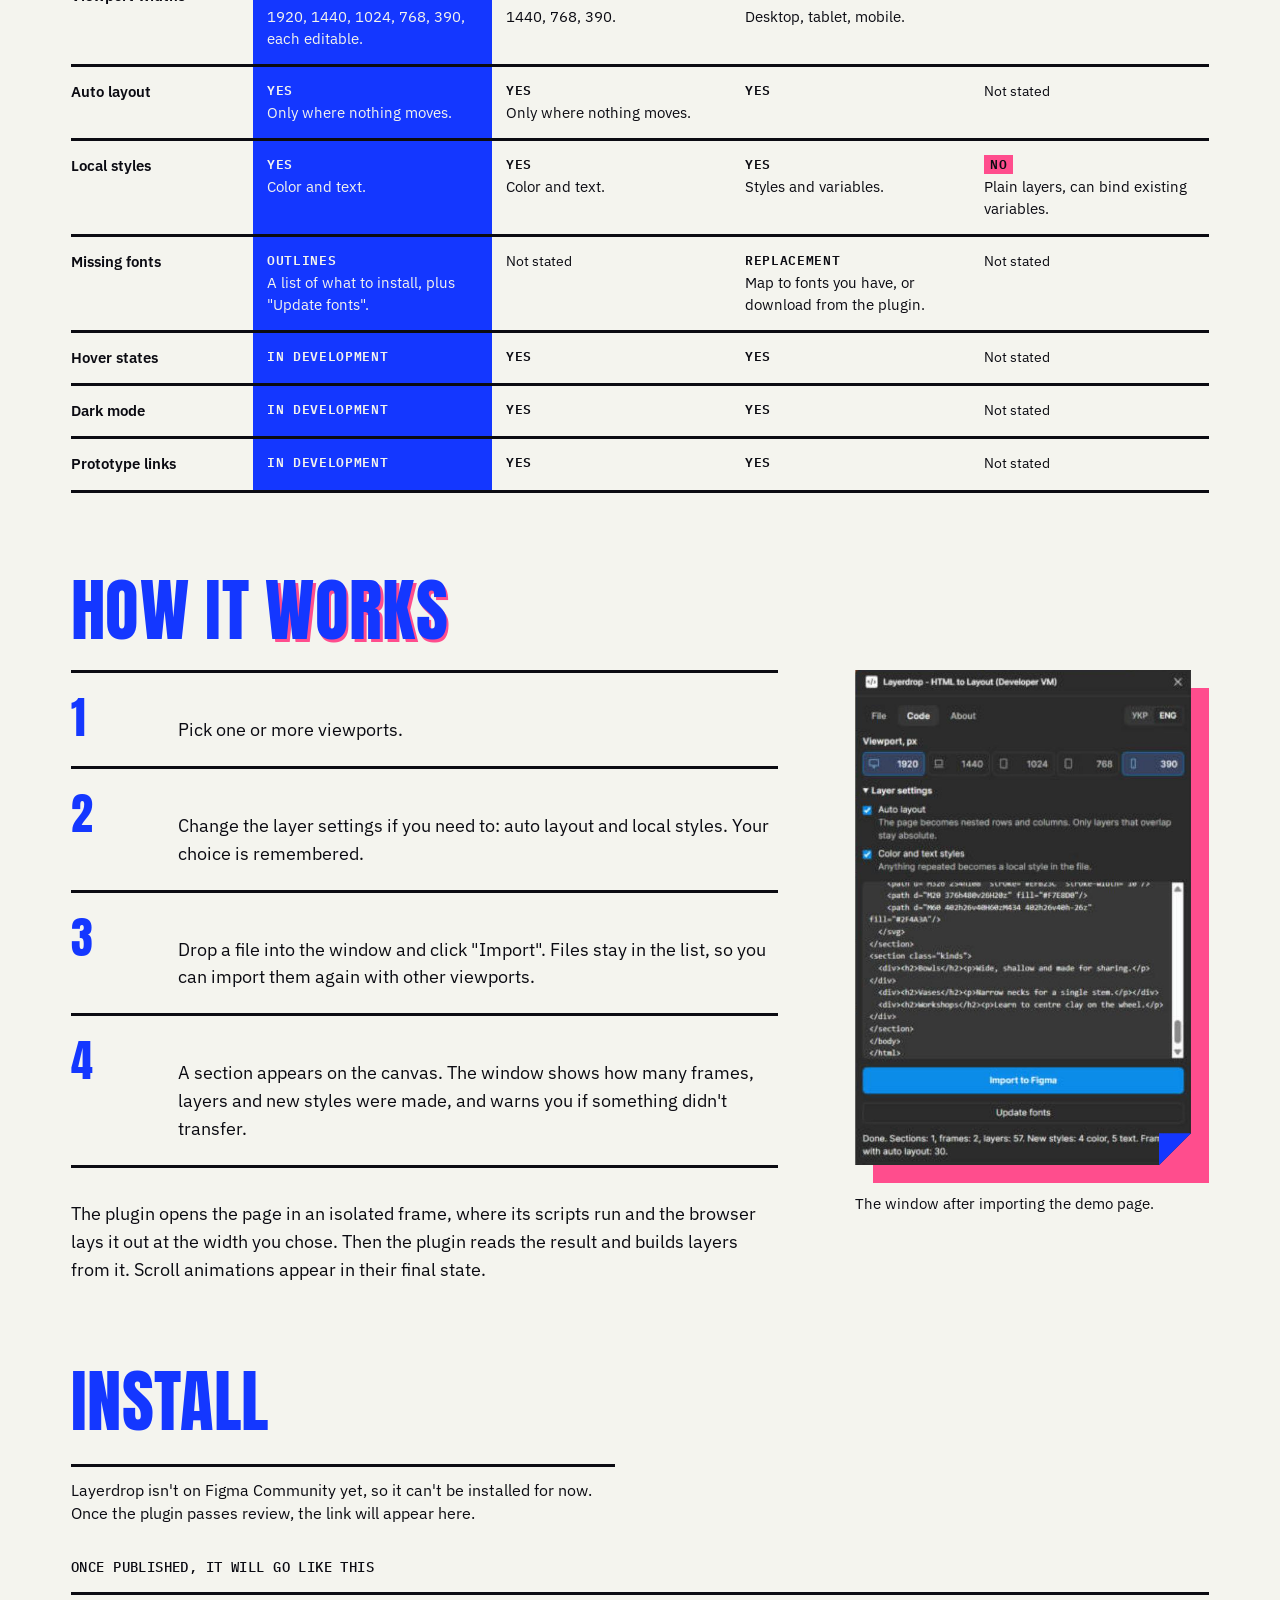
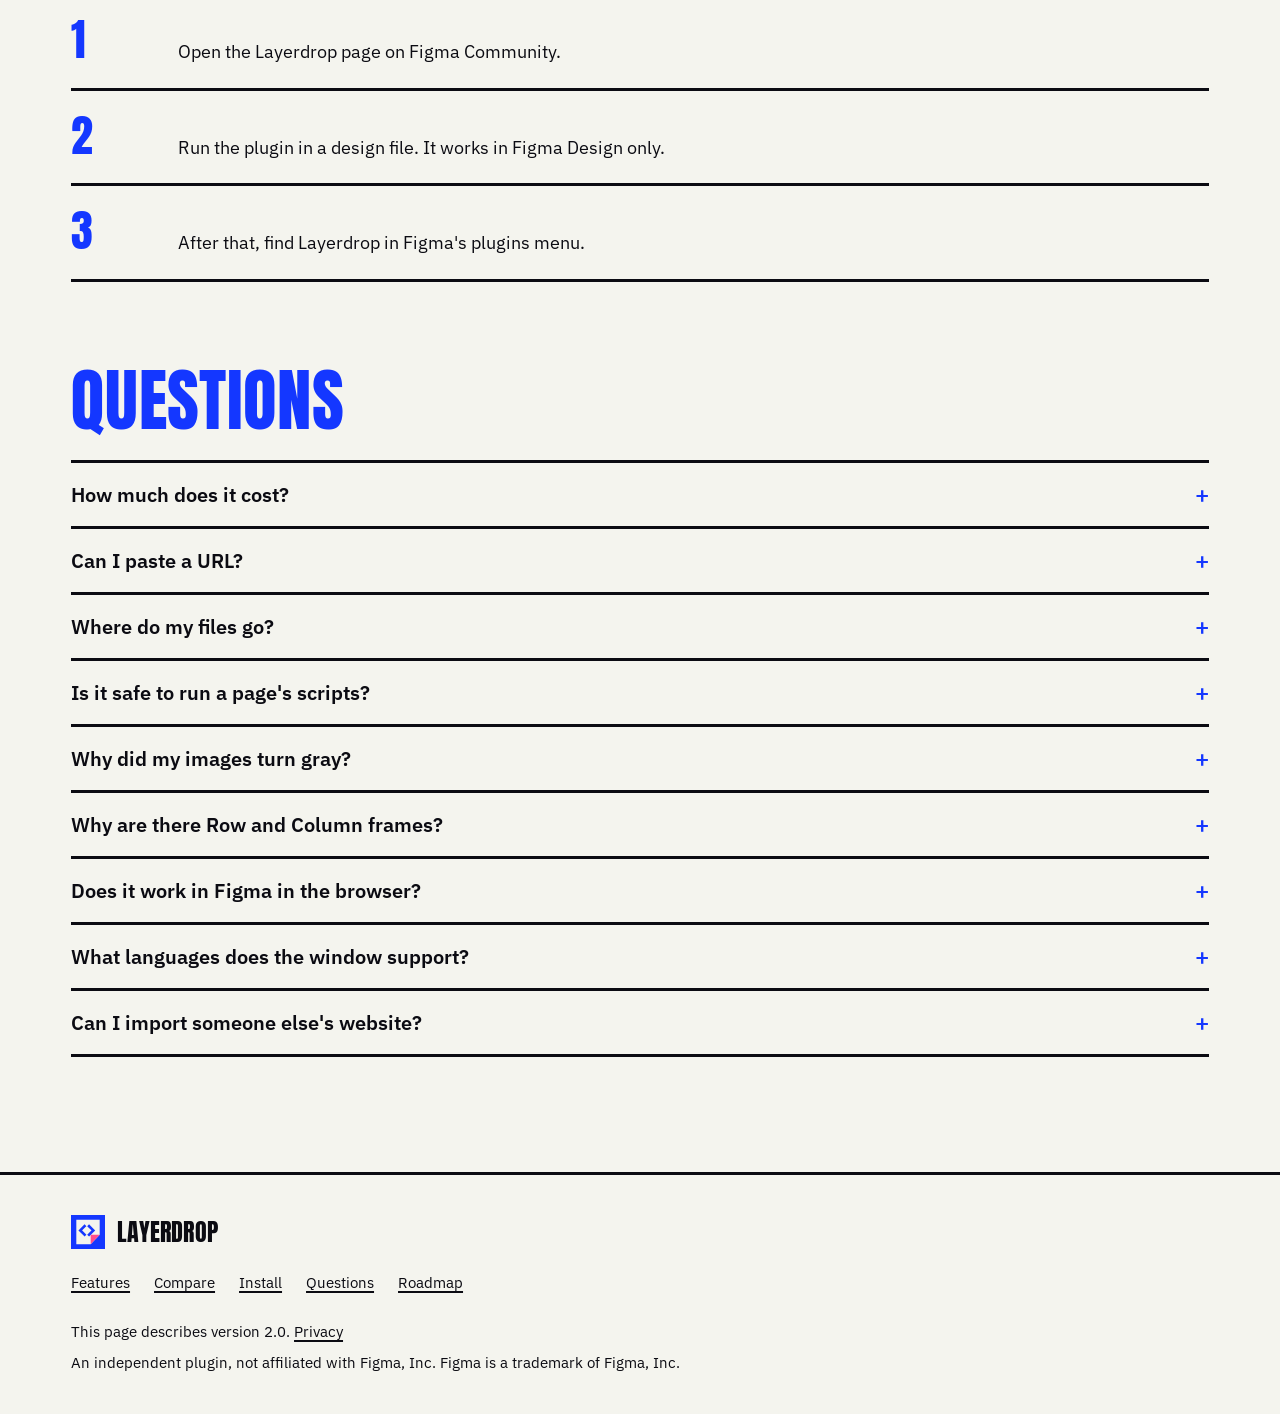
<file: en/index.html>
<!doctype html>
<html lang="en">
<head>
<meta charset="utf-8">
<meta name="viewport" content="width=device-width, initial-scale=1">
<title>Layerdrop - HTML to Layout: a Figma plugin that turns HTML and saved websites into layers</title>
<meta name="description" content="A free Figma plugin: HTML, saved websites, zip files, folders and emails become editable layers with auto layout and styles.">
<link rel="canonical" href="https://ihorbliz.github.io/layerdrop/en/">
<link rel="alternate" hreflang="uk" href="https://ihorbliz.github.io/layerdrop/">
<link rel="alternate" hreflang="en" href="https://ihorbliz.github.io/layerdrop/en/">
<link rel="alternate" hreflang="x-default" href="https://ihorbliz.github.io/layerdrop/en/">
<meta property="og:type" content="website">
<meta property="og:title" content="Layerdrop - HTML to Layout: HTML and saved websites become Figma layers">
<meta property="og:description" content="Files, zip archives, folders, emails and pasted code. Editable layers, auto layout and styles.">
<meta property="og:url" content="https://ihorbliz.github.io/layerdrop/en/">
<meta property="og:image" content="https://ihorbliz.github.io/layerdrop/assets/shots/share-cover.png">
<meta property="og:locale" content="en_US">
<meta name="twitter:card" content="summary_large_image">
<meta name="theme-color" content="#F4F4EE">
<link rel="icon" href="../assets/icon.svg" type="image/svg+xml">
<link rel="icon" href="../assets/icon-128.png" type="image/png">
<link rel="preload" href="../assets/fonts/anton-400-latin.woff2" as="font" type="font/woff2" crossorigin>
<link rel="stylesheet" href="../assets/site.css?v=6">
<script src="../assets/community-link.js" defer></script>
</head>
<body>
<a class="skip" href="#main">Skip to content</a>
<header class="top">
  <a class="logo" href="./"><img src="../assets/icon.svg" alt="" width="34" height="34">Layerdrop</a>
  <nav aria-label="Sections">
    <a href="#features">Features</a>
    <a href="#compare">Compare</a>
    <a href="#install">Install</a>
    <a href="#faq">Questions</a>
    <a href="roadmap/">Roadmap</a>
    <a href="privacy/">Privacy</a>
  </nav>
  <div class="lang" role="group" aria-label="Language">
    <a href="../" hreflang="uk" lang="uk">Укр</a>
    <span aria-current="true">Eng</span>
  </div>
</header>

<main id="main">
<section class="hero">
  <div class="hero-grid">
    <div class="hero-copy">
      <p class="mono">Layerdrop - HTML to Layout. A free Figma plugin</p>
      <h1>Drop a file.<br>Get <span class="ink2">layers</span></h1>
      <p class="lede">Layerdrop turns HTML, saved websites, archives and emails into editable Figma layers. Styles are kept: colors and text become local styles, and the result looks like the page in a browser.</p>
      <div class="actions">
        <a class="btn" href="#features" data-community-pending>See what it does</a>
        <a class="btn" href="#" data-community-link hidden>Open on Figma Community</a>
      </div>
      <p class="status" data-community-pending>The plugin is being prepared for Figma Community and can't be installed yet.</p>
    </div>
    <figure class="hero-shot">
      <div class="sheet"><img src="../assets/shots/hero-figma.png" width="1523" height="711" alt="Figma after importing the Hollow Pear demo page with Layerdrop: the layer tree on the left, 1920 and 390 frames in the middle, and on the right the plugin window with its summary and local color and text styles."></div>
      <figcaption>A real import of a demo page for an invented studio: the layer tree, local styles and the summary in the plugin window.</figcaption>
    </figure>
  </div>
</section>

<section id="features">
  <h2>What lands <span class="ink2">in Figma</span></h2>
  <p class="lede">The plugin opens the page the way a browser shows it and builds layers from that. The page stays whole: nothing gets split into pieces or cropped.</p>
  <ul class="rows">
    <li><span class="label">Styles are kept</span><div class="text">A color or text setting that appears at least twice becomes a local Figma style. Layers are linked to those styles right away, and importing the same page again reuses them. You can turn this off.</div></li>
    <li><span class="label">Section and frames</span><div class="text">Each file becomes a section holding one frame per selected viewport. A frame is as wide as its viewport and as tall as the page.</div></li>
    <li><span class="label">Auto layout</span><div class="text">Containers are broken down into nested rows and columns, including grids and blocks with uneven gaps. Auto layout stays only where no layer moved by more than 1 px. Overlapping layers stay absolute. You can turn this off.</div></li>
    <li><span class="label">Layer names</span><div class="text">Layers are named after what they contain: <code>Header</code>, <code>Button · Get started</code>, <code>H2 · Pricing</code>. Utility classes like <code>css-1a2b</code> stay out of the names.</div></li>
    <li><span class="label">Gradients and SVG</span><div class="text">Linear, radial and conic gradients arrive as real Figma gradients, so you can edit their colors and stops. SVG becomes vector, not a picture.</div></li>
    <li><span class="label">Missing fonts</span><div class="text">If a font isn't in Figma but its file is in the HTML or zip, the text arrives as outlines next to a hidden text layer. The plugin lists what to install, and the "Update fonts" button makes the text editable.
      <img src="../assets/shots/fonts-warning.png" width="627" height="152" loading="lazy" alt="A block in the plugin window: JetBrains Mono is missing from Figma in three weights, and after installing it you click Update fonts."></div></li>
    <li><span class="label">Failures</span><div class="text">A broken element, file or font doesn't stop the import. The plugin skips what failed and describes it in the warnings.</div></li>
  </ul>

  <h2 class="subhead">Any <span class="ink2">width</span></h2>
  <div class="widths">
    <div>
      <div class="bar"><img src="../assets/shots/viewport-bar.png" width="904" height="100" loading="lazy" alt="Viewport switches in the plugin window: 1920, 1440, 1024, 768 and 390."></div>
      <p>The presets are 1920, 1440, 1024, 768 and 390. Click to switch a viewport on or off, or click its number to set your own width.</p>
      <p>A responsive page reflows as it does in a browser. A non-responsive one keeps its size and runs past the frame edge without being cropped.</p>
    </div>
    <div class="viewports">
      <figure>
        <div class="sheet"><img src="../assets/shots/frame-768.png" width="768" height="941" loading="lazy" alt="The same demo page at 768 wide."></div>
        <figcaption>768 px</figcaption>
      </figure>
      <figure>
        <div class="sheet"><img src="../assets/shots/frame-390.png" width="390" height="829" loading="lazy" alt="The same demo page at 390 wide."></div>
        <figcaption>390 px</figcaption>
      </figure>
    </div>
  </div>
</section>

<section id="ways">
  <h2>Two <span class="ink2">routes</span></h2>
  <div class="ways">
    <div>
      <h3>Drop a file</h3>
      <p>For finished pages, saved websites and pages behind a login. Anything your browser can open, you can save and import.</p>
      <ul>
        <li>Images, stylesheets, fonts and scripts in a folder or zip are picked up by relative path.</li>
        <li>A single file from the <a href="https://github.com/gildas-lormeau/SingleFile" rel="noopener">SingleFile</a> extension already contains its images, styles and fonts.</li>
        <li>To add a folder, just drag it into the window.</li>
      </ul>
    </div>
    <div>
      <h3>Paste code</h3>
      <p>For snippets, email templates and generated markup. On the Code tab, paste HTML and click "Import to Figma".</p>
      <ul>
        <li>There are no files next to pasted code, so local paths won't work.</li>
        <li>Images must be embedded as base64 or sit behind an https link on a server that allows CORS.</li>
      </ul>
    </div>
  </div>
  <div class="formats">
    <h3>What you can drop</h3>
    <ul class="rows">
      <li><span class="label">HTML</span><div class="text"><code>.html</code>, <code>.htm</code>, one file or several, each imported separately. You can also select HTML together with its images.</div></li>
      <li><span class="label">Saved websites</span><div class="text"><code>.mhtml</code>, <code>.mht</code>, or HTML from SingleFile.</div></li>
      <li><span class="label">Folders and archives</span><div class="text">A folder or <code>.zip</code>, including a Google Stitch archive. The top-level <code>index.html</code> is imported, or every HTML file if there isn't one.</div></li>
      <li><span class="label">Emails</span><div class="text"><code>.eml</code>, <code>.emlx</code>, <code>.msg</code>. The frame takes its name from the subject.</div></li>
    </ul>
  </div>
</section>

<section id="compare">
  <h2 id="compare-title">Compare</h2>
  <p class="lede">Free, with no limit on imports, and it takes files, archives, emails and pasted code. Here is how Layerdrop looks next to other tools.</p>
  <p class="note">Based on these tools' public pages as of 6 November 2026. "Not stated" means we didn't find it there.</p>
  <a class="table-skip" href="#how">Skip the table</a>
  <table class="compare" role="table" aria-labelledby="compare-title">
    <thead role="rowgroup">
      <tr role="row">
        <th role="columnheader" scope="col">Feature</th>
        <th role="columnheader" scope="col" class="us">Layerdrop</th>
        <th role="columnheader" scope="col">Pagelift</th>
        <th role="columnheader" scope="col">html.to.design</th>
        <th role="columnheader" scope="col">Figma extension</th>
      </tr>
    </thead>
    <tbody role="rowgroup">
      <tr role="row" class="group-row"><th role="rowheader" colspan="5" scope="rowgroup" class="group">Access</th></tr>
      <tr role="row"><th role="rowheader" scope="row">Price</th>
        <td role="cell" class="us" data-label="Layerdrop"><span><b class="v">Free</b>No limit on imports.</span></td>
        <td role="cell" data-label="Pagelift"><span><b class="v">Free</b>No import limit.</span></td>
        <td role="cell" data-label="html.to.design"><span><b class="v">Partly</b>10 imports, then 10 a month with a free account. PRO: $12 a month billed yearly, or $18 monthly.</span></td>
        <td role="cell" data-label="Figma ext."><span><b class="v">Figma plans</b>Professional, Education, Organization, Enterprise.</span></td></tr>
      <tr role="row"><th role="rowheader" scope="row">Format</th>
        <td role="cell" class="us" data-label="Layerdrop"><span><b class="v">Plugin</b>Figma plugin.</span></td>
        <td role="cell" data-label="Pagelift"><span><b class="v">Plugin and extension</b>Figma plugin and Chrome extension.</span></td>
        <td role="cell" data-label="html.to.design"><span><b class="v">Plugin and extension</b>Figma plugin and browser extension.</span></td>
        <td role="cell" data-label="Figma ext."><span><b class="v">Extension</b>Chrome extension.</span></td></tr>
    </tbody>
    <tbody role="rowgroup">
      <tr role="row" class="group-row"><th role="rowheader" colspan="5" scope="rowgroup" class="group">What you can import</th></tr>
      <tr role="row"><th role="rowheader" scope="row">Import by URL</th>
        <td role="cell" class="us" data-label="Layerdrop"><span><b class="v">Via a file</b>Save the page first, then drop the file.</span></td>
        <td role="cell" data-label="Pagelift"><span><b class="v">Yes</b>Up to five public pages.</span></td>
        <td role="cell" data-label="html.to.design"><span><b class="v">Yes</b>Public websites.</span></td>
        <td role="cell" data-label="Figma ext."><span><b class="v ns">Not stated</b>Captures in the browser.</span></td></tr>
      <tr role="row" data-unstated="Not stated: Figma ext."><th role="rowheader" scope="row">Pages behind a login</th>
        <td role="cell" class="us" data-label="Layerdrop"><span><b class="v">Via a file</b>Save the page with SingleFile and drop the file.</span></td>
        <td role="cell" data-label="Pagelift"><span><b class="v">Yes</b>Its own Chrome extension.</span></td>
        <td role="cell" data-label="html.to.design"><span><b class="v">Yes</b>Its own extension.</span></td>
        <td role="cell" class="ns-cell" data-label="Figma ext."><span><b class="v ns">Not stated</b></span></td></tr>
      <tr role="row" data-unstated="Not stated: Figma ext."><th role="rowheader" scope="row">HTML, zip, MHTML</th>
        <td role="cell" class="us" data-label="Layerdrop"><span><b class="v">Yes</b>Folders too.</span></td>
        <td role="cell" data-label="Pagelift"><span><b class="v">Partly</b>Mentions the file from its own extension.</span></td>
        <td role="cell" data-label="html.to.design"><span><b class="v">Yes</b></span></td>
        <td role="cell" class="ns-cell" data-label="Figma ext."><span><b class="v ns">Not stated</b></span></td></tr>
      <tr role="row" data-unstated="Not stated: Pagelift, Figma ext."><th role="rowheader" scope="row">Emails .eml, .emlx, .msg</th>
        <td role="cell" class="us" data-label="Layerdrop"><span><b class="v">Yes</b></span></td>
        <td role="cell" class="ns-cell" data-label="Pagelift"><span><b class="v ns">Not stated</b></span></td>
        <td role="cell" data-label="html.to.design"><span><b class="v">Yes</b></span></td>
        <td role="cell" class="ns-cell" data-label="Figma ext."><span><b class="v ns">Not stated</b></span></td></tr>
      <tr role="row" data-unstated="Not stated: Pagelift, Figma ext."><th role="rowheader" scope="row">Pasted code</th>
        <td role="cell" class="us" data-label="Layerdrop"><span><b class="v">Yes</b></span></td>
        <td role="cell" class="ns-cell" data-label="Pagelift"><span><b class="v ns">Not stated</b></span></td>
        <td role="cell" data-label="html.to.design"><span><b class="v">Yes</b>HTML and CSS editor.</span></td>
        <td role="cell" class="ns-cell" data-label="Figma ext."><span><b class="v ns">Not stated</b></span></td></tr>
      <tr role="row"><th role="rowheader" scope="row">JavaScript pages</th>
        <td role="cell" class="us" data-label="Layerdrop"><span><b class="v">Yes</b>Scripts run in an isolated frame.</span></td>
        <td role="cell" data-label="Pagelift"><span><b class="v">Via extension</b>Scripts don't run on URL import.</span></td>
        <td role="cell" data-label="html.to.design"><span><b class="v">Via extension</b>Captures what the tab shows.</span></td>
        <td role="cell" data-label="Figma ext."><span><b class="v">Partly</b>Heavy animation and canvas may capture imperfectly.</span></td></tr>
    </tbody>
    <tbody role="rowgroup">
      <tr role="row" class="group-row"><th role="rowheader" colspan="5" scope="rowgroup" class="group">What you get</th></tr>
      <tr role="row" data-unstated="Not stated: Figma ext."><th role="rowheader" scope="row">Viewport widths</th>
        <td role="cell" class="us" data-label="Layerdrop"><span><b class="v">Any</b>1920, 1440, 1024, 768, 390, each editable.</span></td>
        <td role="cell" data-label="Pagelift"><span><b class="v">Three</b>1440, 768, 390.</span></td>
        <td role="cell" data-label="html.to.design"><span><b class="v">Yes</b>Desktop, tablet, mobile.</span></td>
        <td role="cell" class="ns-cell" data-label="Figma ext."><span><b class="v ns">Not stated</b></span></td></tr>
      <tr role="row" data-unstated="Not stated: Figma ext."><th role="rowheader" scope="row">Auto layout</th>
        <td role="cell" class="us" data-label="Layerdrop"><span><b class="v">Yes</b>Only where nothing moves.</span></td>
        <td role="cell" data-label="Pagelift"><span><b class="v">Yes</b>Only where nothing moves.</span></td>
        <td role="cell" data-label="html.to.design"><span><b class="v">Yes</b></span></td>
        <td role="cell" class="ns-cell" data-label="Figma ext."><span><b class="v ns">Not stated</b></span></td></tr>
      <tr role="row"><th role="rowheader" scope="row">Local styles</th>
        <td role="cell" class="us" data-label="Layerdrop"><span><b class="v">Yes</b>Color and text.</span></td>
        <td role="cell" data-label="Pagelift"><span><b class="v">Yes</b>Color and text.</span></td>
        <td role="cell" data-label="html.to.design"><span><b class="v">Yes</b>Styles and variables.</span></td>
        <td role="cell" data-label="Figma ext."><span><b class="v n">No</b>Plain layers, can bind existing variables.</span></td></tr>
      <tr role="row" data-unstated="Not stated: Pagelift, Figma ext."><th role="rowheader" scope="row">Missing fonts</th>
        <td role="cell" class="us" data-label="Layerdrop"><span><b class="v">Outlines</b>A list of what to install, plus "Update fonts".</span></td>
        <td role="cell" class="ns-cell" data-label="Pagelift"><span><b class="v ns">Not stated</b></span></td>
        <td role="cell" data-label="html.to.design"><span><b class="v">Replacement</b>Map to fonts you have, or download from the plugin.</span></td>
        <td role="cell" class="ns-cell" data-label="Figma ext."><span><b class="v ns">Not stated</b></span></td></tr>
      <tr role="row" data-unstated="Not stated: Figma ext."><th role="rowheader" scope="row">Hover states</th>
        <td role="cell" class="us" data-label="Layerdrop"><span><b class="v">In development</b></span></td>
        <td role="cell" data-label="Pagelift"><span><b class="v">Yes</b></span></td>
        <td role="cell" data-label="html.to.design"><span><b class="v">Yes</b></span></td>
        <td role="cell" class="ns-cell" data-label="Figma ext."><span><b class="v ns">Not stated</b></span></td></tr>
      <tr role="row" data-unstated="Not stated: Figma ext."><th role="rowheader" scope="row">Dark mode</th>
        <td role="cell" class="us" data-label="Layerdrop"><span><b class="v">In development</b></span></td>
        <td role="cell" data-label="Pagelift"><span><b class="v">Yes</b></span></td>
        <td role="cell" data-label="html.to.design"><span><b class="v">Yes</b></span></td>
        <td role="cell" class="ns-cell" data-label="Figma ext."><span><b class="v ns">Not stated</b></span></td></tr>
      <tr role="row" data-unstated="Not stated: Figma ext."><th role="rowheader" scope="row">Prototype links</th>
        <td role="cell" class="us" data-label="Layerdrop"><span><b class="v">In development</b></span></td>
        <td role="cell" data-label="Pagelift"><span><b class="v">Yes</b></span></td>
        <td role="cell" data-label="html.to.design"><span><b class="v">Yes</b></span></td>
        <td role="cell" class="ns-cell" data-label="Figma ext."><span><b class="v ns">Not stated</b></span></td></tr>
    </tbody>
  </table>
</section>

<section id="how">
  <h2>How it <span class="ink2">works</span></h2>
  <div class="how">
    <div>
      <ol class="rows steps">
        <li><span class="num">1</span><div class="text">Pick one or more viewports.</div></li>
        <li><span class="num">2</span><div class="text">Change the layer settings if you need to: auto layout and local styles. Your choice is remembered.</div></li>
        <li><span class="num">3</span><div class="text">Drop a file into the window and click "Import". Files stay in the list, so you can import them again with other viewports.</div></li>
        <li><span class="num">4</span><div class="text">A section appears on the canvas. The window shows how many frames, layers and new styles were made, and warns you if something didn't transfer.</div></li>
      </ol>
      <p class="after">The plugin opens the page in an isolated frame, where its scripts run and the browser lays it out at the width you chose. Then the plugin reads the result and builds layers from it. Scroll animations appear in their final state.</p>
    </div>
    <figure>
      <div class="sheet window-sheet"><img src="../assets/shots/window.png" width="570" height="841" loading="lazy" alt="The plugin window after an import: viewport switches, layer settings, pasted code, the Import button and a summary of layers and styles."></div>
      <figcaption>The window after importing the demo page.</figcaption>
    </figure>
  </div>
</section>

<section id="install">
  <h2>Install</h2>
  <p class="status gap-b" data-community-pending>Layerdrop isn't on Figma Community yet, so it can't be installed for now. Once the plugin passes review, the link will appear here.</p>
  <p class="gap-b" data-community-link hidden><a class="btn" href="#" data-community-link hidden>Open on Figma Community</a></p>
  <p class="mono pending-label" data-community-pending>Once published, it will go like this</p>
  <ol class="rows steps">
    <li><span class="num">1</span><div class="text">Open the Layerdrop page on Figma Community.</div></li>
    <li><span class="num">2</span><div class="text">Run the plugin in a design file. It works in Figma Design only.</div></li>
    <li><span class="num">3</span><div class="text">After that, find Layerdrop in Figma's plugins menu.</div></li>
  </ol>
</section>

<section id="faq">
  <h2>Questions</h2>
  <div class="faq">
    <details><summary>How much does it cost?</summary><div>Layerdrop is free, with no limit on imports.</div></details>
    <details><summary>Can I paste a URL?</summary><div>The plugin doesn't take links, so the page has to be saved first. Save it with SingleFile and drop the file: its scripts have already run, and this works for pages behind a login too.</div></details>
    <details><summary>Where do my files go?</summary><div>Nowhere, because the plugin has no server to send them to. The only requests come from the page itself and, for a font that failed to load, from the plugin to Google Fonts. See the <a href="privacy/">privacy policy</a> for details.</div></details>
    <details><summary>Is it safe to run a page's scripts?</summary><div>The page runs in an isolated frame and can't reach the plugin or your Figma file. But its scripts can make their own internet requests, and an infinite loop can freeze the window. Don't import pages you don't trust.</div></details>
    <details><summary>Why did my images turn gray?</summary><div>The plugin couldn't get the file: there was no folder next to it, or the server doesn't allow CORS. Drop a folder or zip, or save the page with SingleFile, which embeds images in the file.</div></details>
    <details><summary>Why are there Row and Column frames?</summary><div>They keep elements in place when a grid or uneven blocks get broken down into nested rows and columns. If they get in the way, turn off auto layout in the layer settings.</div></details>
    <details><summary>Does it work in Figma in the browser?</summary><div>So far we've only run it in the Figma desktop app. We'll confirm this after publication.</div></details>
    <details><summary>What languages does the window support?</summary><div>English and Ukrainian, with a switch at the top. Layer names and canvas notifications are always in English, and text from the page isn't translated.</div></details>
    <details><summary>Can I import someone else's website?</summary><div>Technically the plugin imports whatever you can open. Whether you have the right to depends on the site and your purpose. Respect copyright and trademarks.</div></details>
  </div>
</section>
</main>

<footer>
  <a class="logo" href="./"><img src="../assets/icon.svg" alt="" width="28" height="28">Layerdrop</a>
  <nav aria-label="Sections"><a href="#features">Features</a><a href="#compare">Compare</a><a href="#install">Install</a><a href="#faq">Questions</a><a href="roadmap/">Roadmap</a></nav>
  <p>This page describes version 2.0. <a href="privacy/">Privacy</a></p>
  <p>An independent plugin, not affiliated with Figma, Inc. Figma is a trademark of Figma, Inc.</p>
</footer>
</body>
</html>
</file>
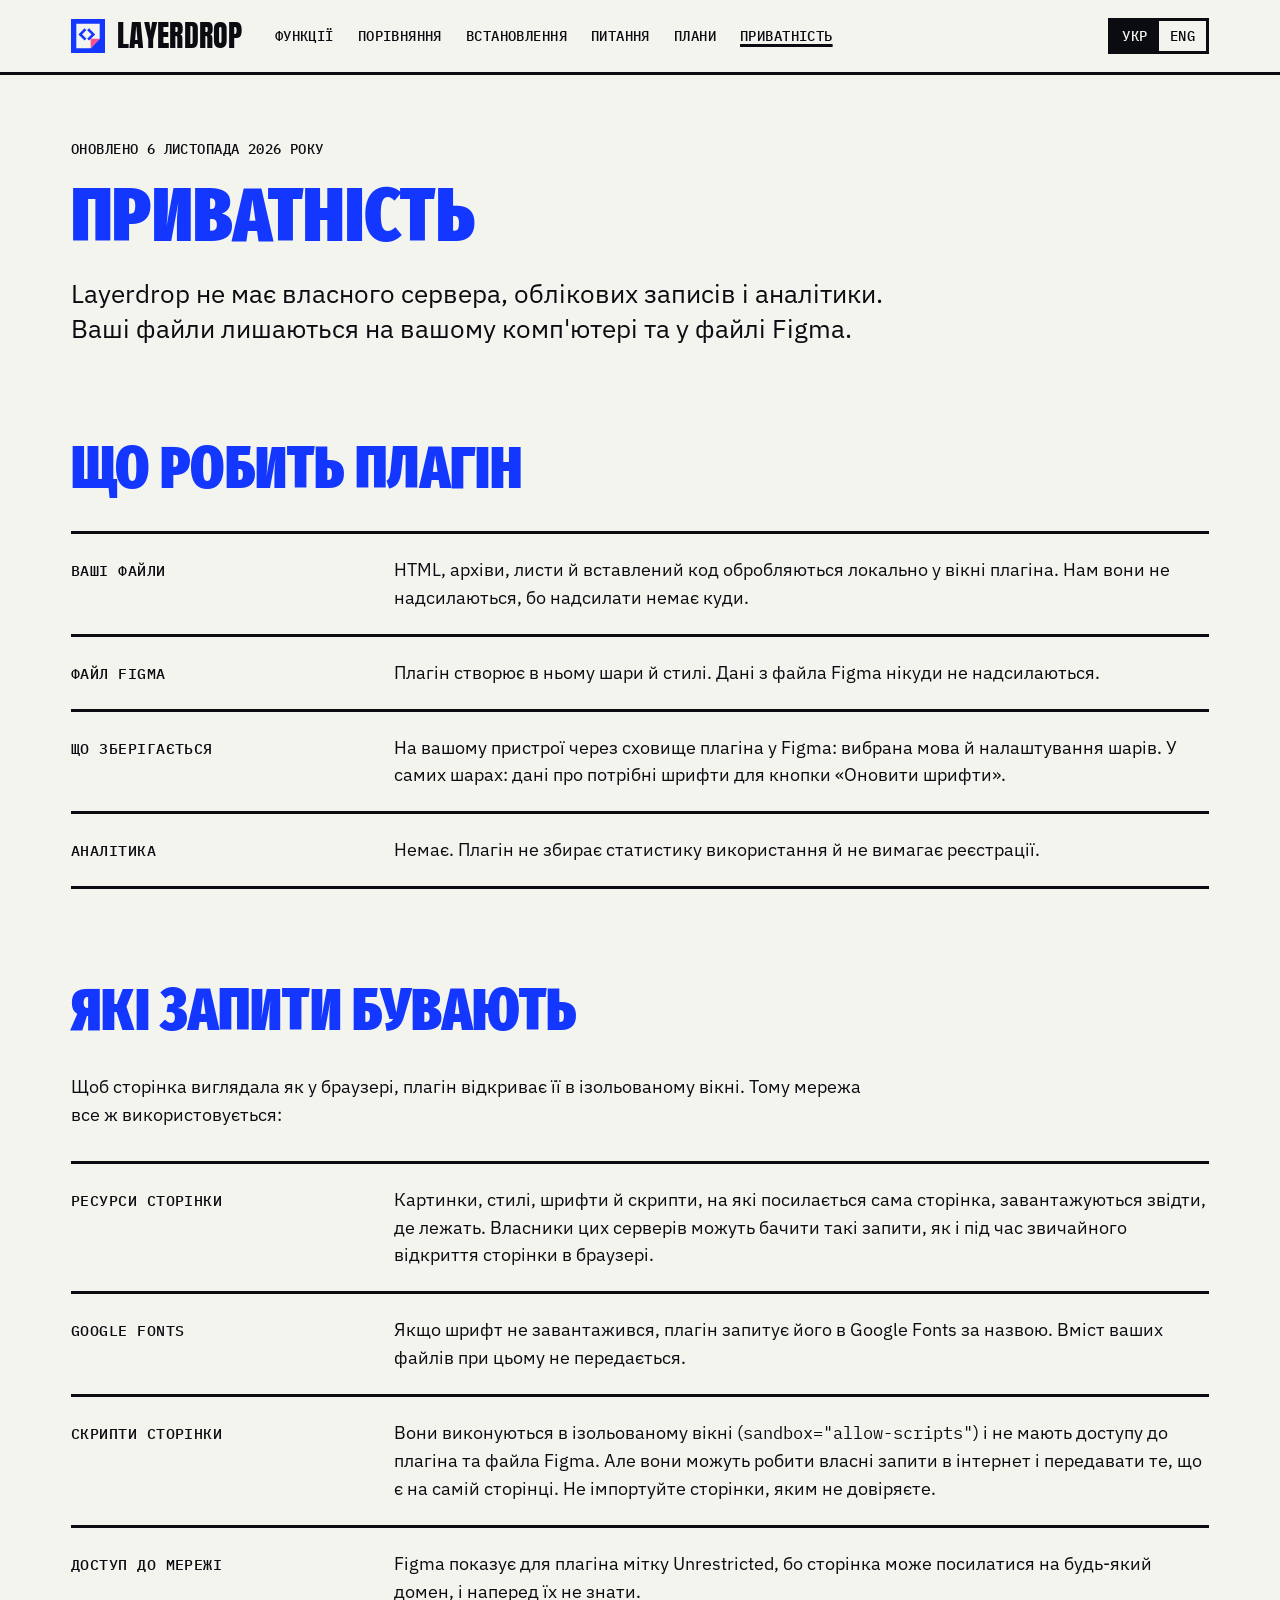
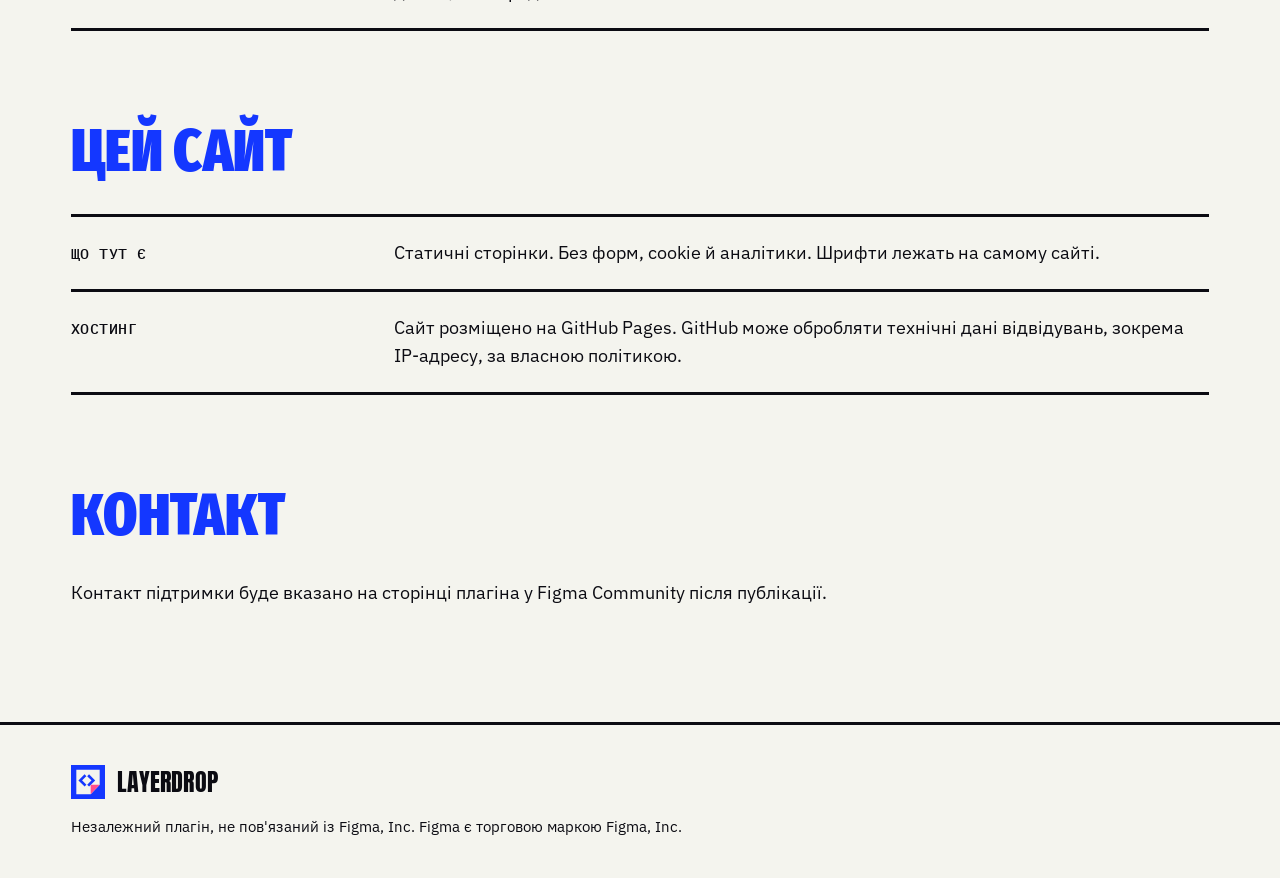
<file: privacy/index.html>
<!doctype html>
<html lang="uk">
<head>
<meta charset="utf-8">
<meta name="viewport" content="width=device-width, initial-scale=1">
<title>Приватність: Layerdrop - HTML to Layout</title>
<meta name="description" content="Які дані обробляє плагін Layerdrop - HTML to Layout і цей сайт. Власного сервера й аналітики в плагіна немає.">
<link rel="canonical" href="https://ihorbliz.github.io/layerdrop/privacy/">
<link rel="alternate" hreflang="uk" href="https://ihorbliz.github.io/layerdrop/privacy/">
<link rel="alternate" hreflang="en" href="https://ihorbliz.github.io/layerdrop/en/privacy/">
<link rel="alternate" hreflang="x-default" href="https://ihorbliz.github.io/layerdrop/en/privacy/">
<meta name="theme-color" content="#F4F4EE">
<link rel="icon" href="../assets/icon.svg" type="image/svg+xml">
<link rel="icon" href="../assets/icon-128.png" type="image/png">
<link rel="preload" href="../assets/fonts/fira-sans-extra-condensed-900-cyrillic.woff2" as="font" type="font/woff2" crossorigin>
<link rel="stylesheet" href="../assets/site.css?v=6">
<script src="../assets/community-link.js" defer></script>
</head>
<body>
<a class="skip" href="#main">До вмісту</a>
<header class="top">
  <a class="logo" href="../"><img src="../assets/icon.svg" alt="" width="34" height="34">Layerdrop</a>
  <nav aria-label="Розділи">
    <a href="../#features">Функції</a>
    <a href="../#compare">Порівняння</a>
    <a href="../#install">Встановлення</a>
    <a href="../#faq">Питання</a>
    <a href="../roadmap/">Плани</a>
    <a href="./" aria-current="page">Приватність</a>
  </nav>
  <div class="lang" role="group" aria-label="Мова">
    <span aria-current="true">Укр</span>
    <a href="../en/privacy/" hreflang="en" lang="en">Eng</a>
  </div>
</header>

<main id="main" class="page">
  <p class="mono">Оновлено 6 листопада 2026 року</p>
  <h1>Приватність</h1>
  <p class="lede">Layerdrop не має власного сервера, облікових записів і аналітики. Ваші файли лишаються на вашому комп'ютері та у файлі Figma.</p>

  <h2>Що робить плагін</h2>
  <ul class="rows">
    <li><span class="label">Ваші файли</span><div class="text">HTML, архіви, листи й вставлений код обробляються локально у вікні плагіна. Нам вони не надсилаються, бо надсилати немає куди.</div></li>
    <li><span class="label">Файл Figma</span><div class="text">Плагін створює в ньому шари й стилі. Дані з файла Figma нікуди не надсилаються.</div></li>
    <li><span class="label">Що зберігається</span><div class="text">На вашому пристрої через сховище плагіна у Figma: вибрана мова й налаштування шарів. У самих шарах: дані про потрібні шрифти для кнопки «Оновити шрифти».</div></li>
    <li><span class="label">Аналітика</span><div class="text">Немає. Плагін не збирає статистику використання й не вимагає реєстрації.</div></li>
  </ul>

  <h2>Які запити бувають</h2>
  <p class="body-text gap-b">Щоб сторінка виглядала як у браузері, плагін відкриває її в ізольованому вікні. Тому мережа все ж використовується:</p>
  <ul class="rows">
    <li><span class="label">Ресурси сторінки</span><div class="text">Картинки, стилі, шрифти й скрипти, на які посилається сама сторінка, завантажуються звідти, де лежать. Власники цих серверів можуть бачити такі запити, як і під час звичайного відкриття сторінки в браузері.</div></li>
    <li><span class="label">Google Fonts</span><div class="text">Якщо шрифт не завантажився, плагін запитує його в Google Fonts за назвою. Вміст ваших файлів при цьому не передається.</div></li>
    <li><span class="label">Скрипти сторінки</span><div class="text">Вони виконуються в ізольованому вікні (<code>sandbox="allow-scripts"</code>) і не мають доступу до плагіна та файла Figma. Але вони можуть робити власні запити в інтернет і передавати те, що є на самій сторінці. Не імпортуйте сторінки, яким не довіряєте.</div></li>
    <li><span class="label">Доступ до мережі</span><div class="text">Figma показує для плагіна мітку Unrestricted, бо сторінка може посилатися на будь-який домен, і наперед їх не знати.</div></li>
  </ul>

  <h2>Цей сайт</h2>
  <ul class="rows">
    <li><span class="label">Що тут є</span><div class="text">Статичні сторінки. Без форм, cookie й аналітики. Шрифти лежать на самому сайті.</div></li>
    <li><span class="label">Хостинг</span><div class="text">Сайт розміщено на GitHub Pages. GitHub може обробляти технічні дані відвідувань, зокрема IP-адресу, за власною політикою.</div></li>
  </ul>

  <h2>Контакт</h2>
  <p class="body-text">Контакт підтримки буде вказано на сторінці плагіна у Figma Community після публікації.</p>
</main>

<footer>
  <a class="logo" href="../"><img src="../assets/icon.svg" alt="" width="28" height="28">Layerdrop</a>
  <p>Незалежний плагін, не пов'язаний із Figma, Inc. Figma є торговою маркою Figma, Inc.</p>
</footer>
</body>
</html>
</file>
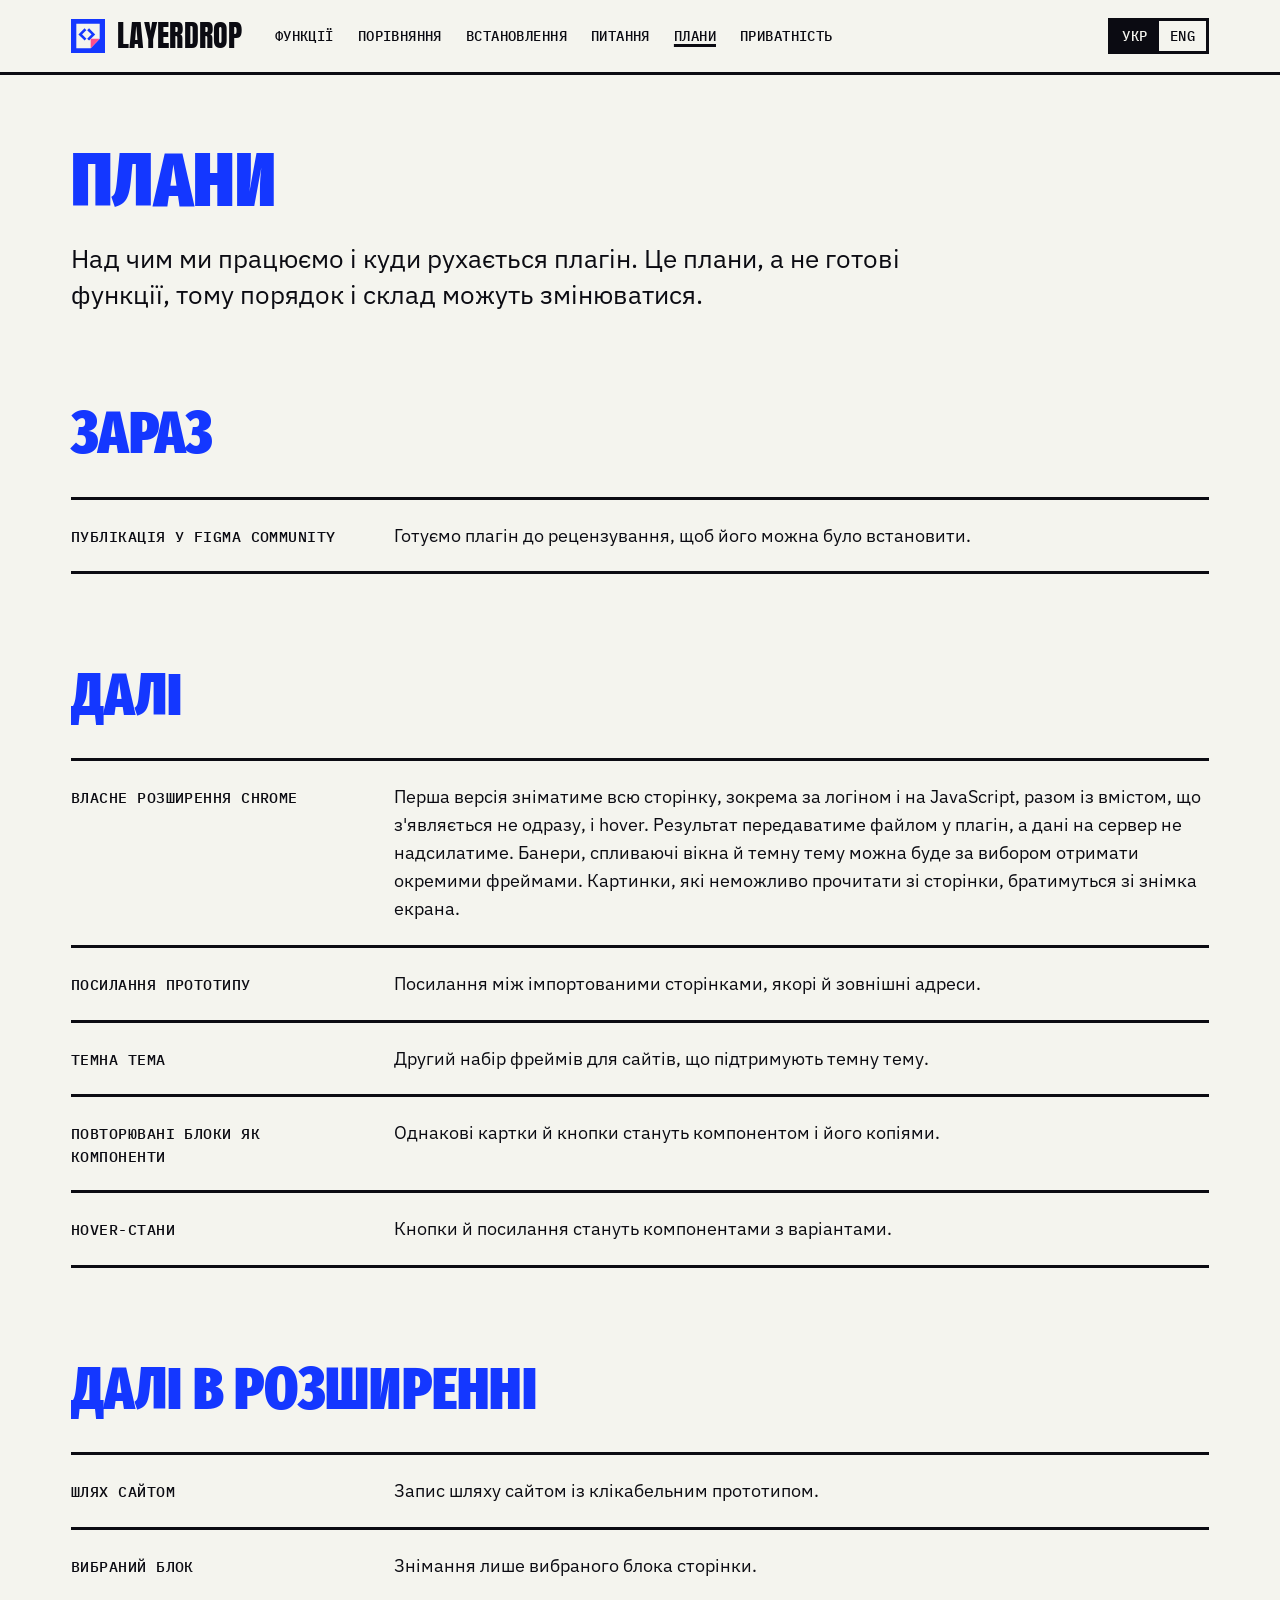
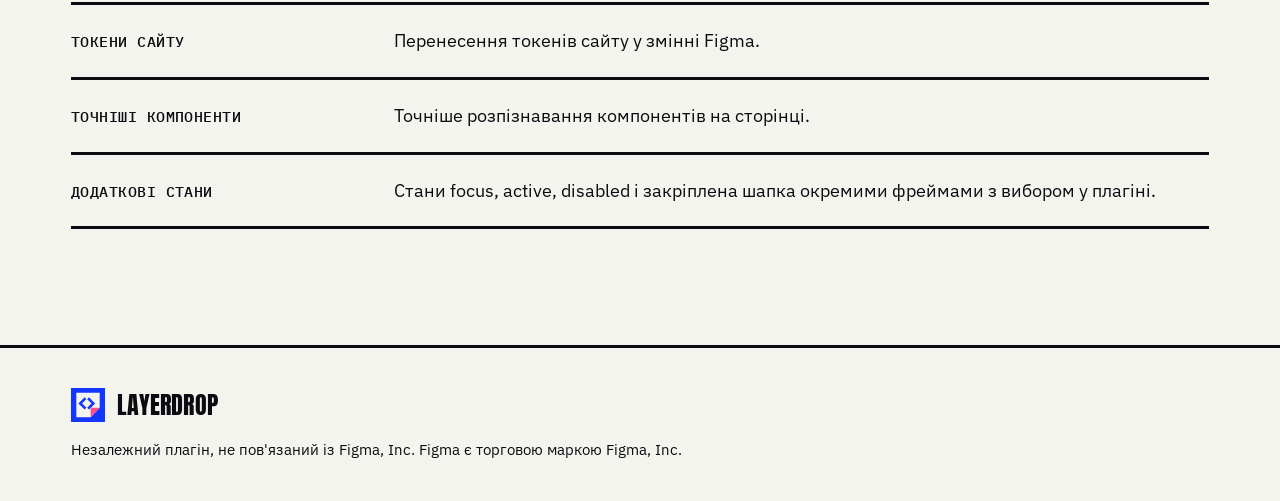
<file: roadmap/index.html>
<!doctype html>
<html lang="uk">
<head>
<meta charset="utf-8">
<meta name="viewport" content="width=device-width, initial-scale=1">
<title>Плани: Layerdrop - HTML to Layout</title>
<meta name="description" content="Над чим ми працюємо і що плануємо додати до плагіна Layerdrop - HTML to Layout.">
<link rel="canonical" href="https://ihorbliz.github.io/layerdrop/roadmap/">
<link rel="alternate" hreflang="uk" href="https://ihorbliz.github.io/layerdrop/roadmap/">
<link rel="alternate" hreflang="en" href="https://ihorbliz.github.io/layerdrop/en/roadmap/">
<link rel="alternate" hreflang="x-default" href="https://ihorbliz.github.io/layerdrop/en/roadmap/">
<meta name="theme-color" content="#F4F4EE">
<link rel="icon" href="../assets/icon.svg" type="image/svg+xml">
<link rel="icon" href="../assets/icon-128.png" type="image/png">
<link rel="preload" href="../assets/fonts/fira-sans-extra-condensed-900-cyrillic.woff2" as="font" type="font/woff2" crossorigin>
<link rel="stylesheet" href="../assets/site.css?v=6">
<script src="../assets/roadmap-items.js" defer></script>
</head>
<body>
<a class="skip" href="#main">До вмісту</a>
<header class="top">
  <a class="logo" href="../"><img src="../assets/icon.svg" alt="" width="34" height="34">Layerdrop</a>
  <nav aria-label="Розділи">
    <a href="../#features">Функції</a>
    <a href="../#compare">Порівняння</a>
    <a href="../#install">Встановлення</a>
    <a href="../#faq">Питання</a>
    <a href="./" aria-current="page">Плани</a>
    <a href="../privacy/">Приватність</a>
  </nav>
  <div class="lang" role="group" aria-label="Мова">
    <span aria-current="true">Укр</span>
    <a href="../en/roadmap/" hreflang="en" lang="en">Eng</a>
  </div>
</header>

<main id="main" class="page">
  <h1>Плани</h1>
  <p class="lede">Над чим ми працюємо і куди рухається плагін. Це плани, а не готові функції, тому порядок і склад можуть змінюватися.</p>
  <div id="roadmap"></div>
  <noscript><p class="body-text">Щоб побачити список, увімкніть JavaScript.</p></noscript>
</main>

<footer>
  <a class="logo" href="../"><img src="../assets/icon.svg" alt="" width="28" height="28">Layerdrop</a>
  <p>Незалежний плагін, не пов'язаний із Figma, Inc. Figma є торговою маркою Figma, Inc.</p>
</footer>
</body>
</html>
</file>
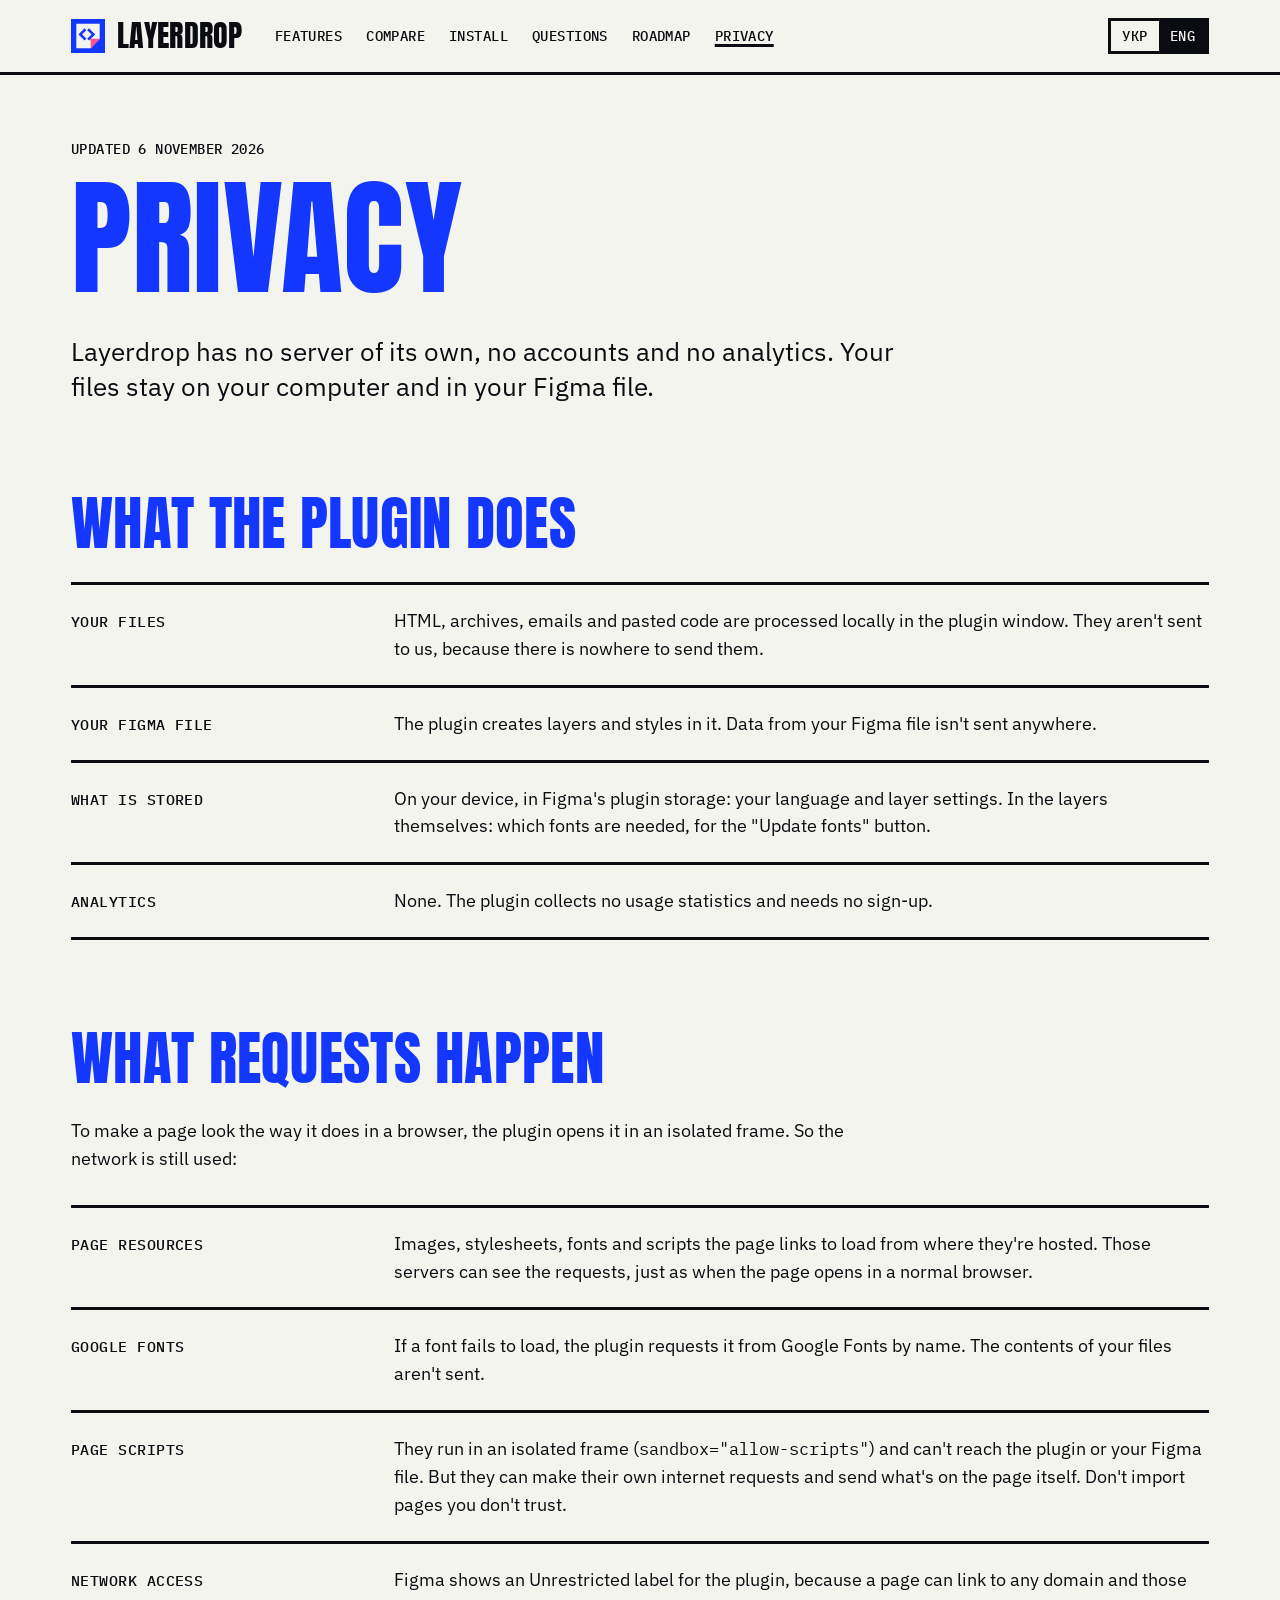
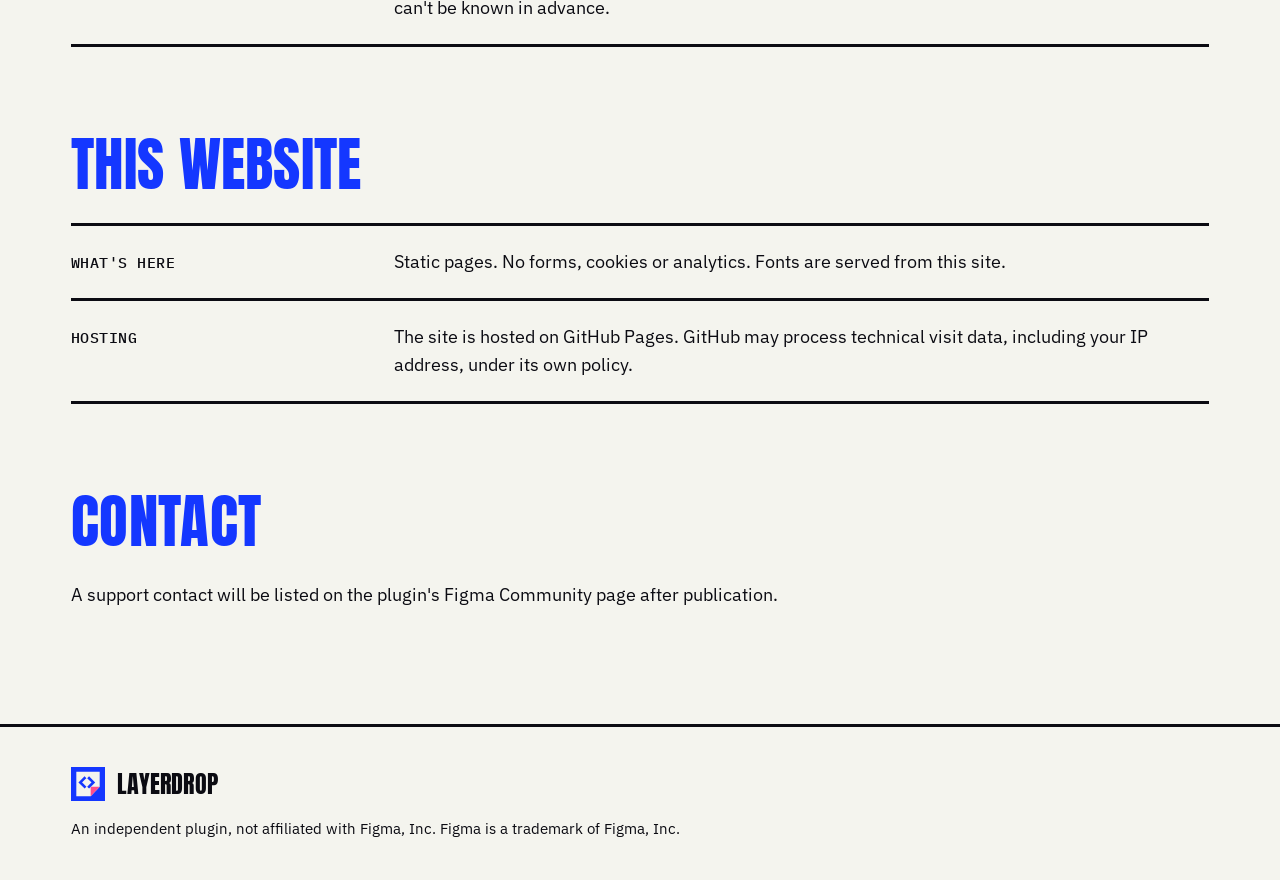
<file: en/privacy/index.html>
<!doctype html>
<html lang="en">
<head>
<meta charset="utf-8">
<meta name="viewport" content="width=device-width, initial-scale=1">
<title>Privacy: Layerdrop - HTML to Layout</title>
<meta name="description" content="What data the Layerdrop - HTML to Layout plugin and this website handle. The plugin has no server of its own and no analytics.">
<link rel="canonical" href="https://ihorbliz.github.io/layerdrop/en/privacy/">
<link rel="alternate" hreflang="uk" href="https://ihorbliz.github.io/layerdrop/privacy/">
<link rel="alternate" hreflang="en" href="https://ihorbliz.github.io/layerdrop/en/privacy/">
<link rel="alternate" hreflang="x-default" href="https://ihorbliz.github.io/layerdrop/en/privacy/">
<meta name="theme-color" content="#F4F4EE">
<link rel="icon" href="../../assets/icon.svg" type="image/svg+xml">
<link rel="icon" href="../../assets/icon-128.png" type="image/png">
<link rel="preload" href="../../assets/fonts/anton-400-latin.woff2" as="font" type="font/woff2" crossorigin>
<link rel="stylesheet" href="../../assets/site.css?v=6">
<script src="../../assets/community-link.js" defer></script>
</head>
<body>
<a class="skip" href="#main">Skip to content</a>
<header class="top">
  <a class="logo" href="../"><img src="../../assets/icon.svg" alt="" width="34" height="34">Layerdrop</a>
  <nav aria-label="Sections">
    <a href="../#features">Features</a>
    <a href="../#compare">Compare</a>
    <a href="../#install">Install</a>
    <a href="../#faq">Questions</a>
    <a href="../roadmap/">Roadmap</a>
    <a href="./" aria-current="page">Privacy</a>
  </nav>
  <div class="lang" role="group" aria-label="Language">
    <a href="../../privacy/" hreflang="uk" lang="uk">Укр</a>
    <span aria-current="true">Eng</span>
  </div>
</header>

<main id="main" class="page">
  <p class="mono">Updated 6 November 2026</p>
  <h1>Privacy</h1>
  <p class="lede">Layerdrop has no server of its own, no accounts and no analytics. Your files stay on your computer and in your Figma file.</p>

  <h2>What the plugin does</h2>
  <ul class="rows">
    <li><span class="label">Your files</span><div class="text">HTML, archives, emails and pasted code are processed locally in the plugin window. They aren't sent to us, because there is nowhere to send them.</div></li>
    <li><span class="label">Your Figma file</span><div class="text">The plugin creates layers and styles in it. Data from your Figma file isn't sent anywhere.</div></li>
    <li><span class="label">What is stored</span><div class="text">On your device, in Figma's plugin storage: your language and layer settings. In the layers themselves: which fonts are needed, for the "Update fonts" button.</div></li>
    <li><span class="label">Analytics</span><div class="text">None. The plugin collects no usage statistics and needs no sign-up.</div></li>
  </ul>

  <h2>What requests happen</h2>
  <p class="body-text gap-b">To make a page look the way it does in a browser, the plugin opens it in an isolated frame. So the network is still used:</p>
  <ul class="rows">
    <li><span class="label">Page resources</span><div class="text">Images, stylesheets, fonts and scripts the page links to load from where they're hosted. Those servers can see the requests, just as when the page opens in a normal browser.</div></li>
    <li><span class="label">Google Fonts</span><div class="text">If a font fails to load, the plugin requests it from Google Fonts by name. The contents of your files aren't sent.</div></li>
    <li><span class="label">Page scripts</span><div class="text">They run in an isolated frame (<code>sandbox="allow-scripts"</code>) and can't reach the plugin or your Figma file. But they can make their own internet requests and send what's on the page itself. Don't import pages you don't trust.</div></li>
    <li><span class="label">Network access</span><div class="text">Figma shows an Unrestricted label for the plugin, because a page can link to any domain and those can't be known in advance.</div></li>
  </ul>

  <h2>This website</h2>
  <ul class="rows">
    <li><span class="label">What's here</span><div class="text">Static pages. No forms, cookies or analytics. Fonts are served from this site.</div></li>
    <li><span class="label">Hosting</span><div class="text">The site is hosted on GitHub Pages. GitHub may process technical visit data, including your IP address, under its own policy.</div></li>
  </ul>

  <h2>Contact</h2>
  <p class="body-text">A support contact will be listed on the plugin's Figma Community page after publication.</p>
</main>

<footer>
  <a class="logo" href="../"><img src="../../assets/icon.svg" alt="" width="28" height="28">Layerdrop</a>
  <p>An independent plugin, not affiliated with Figma, Inc. Figma is a trademark of Figma, Inc.</p>
</footer>
</body>
</html>
</file>
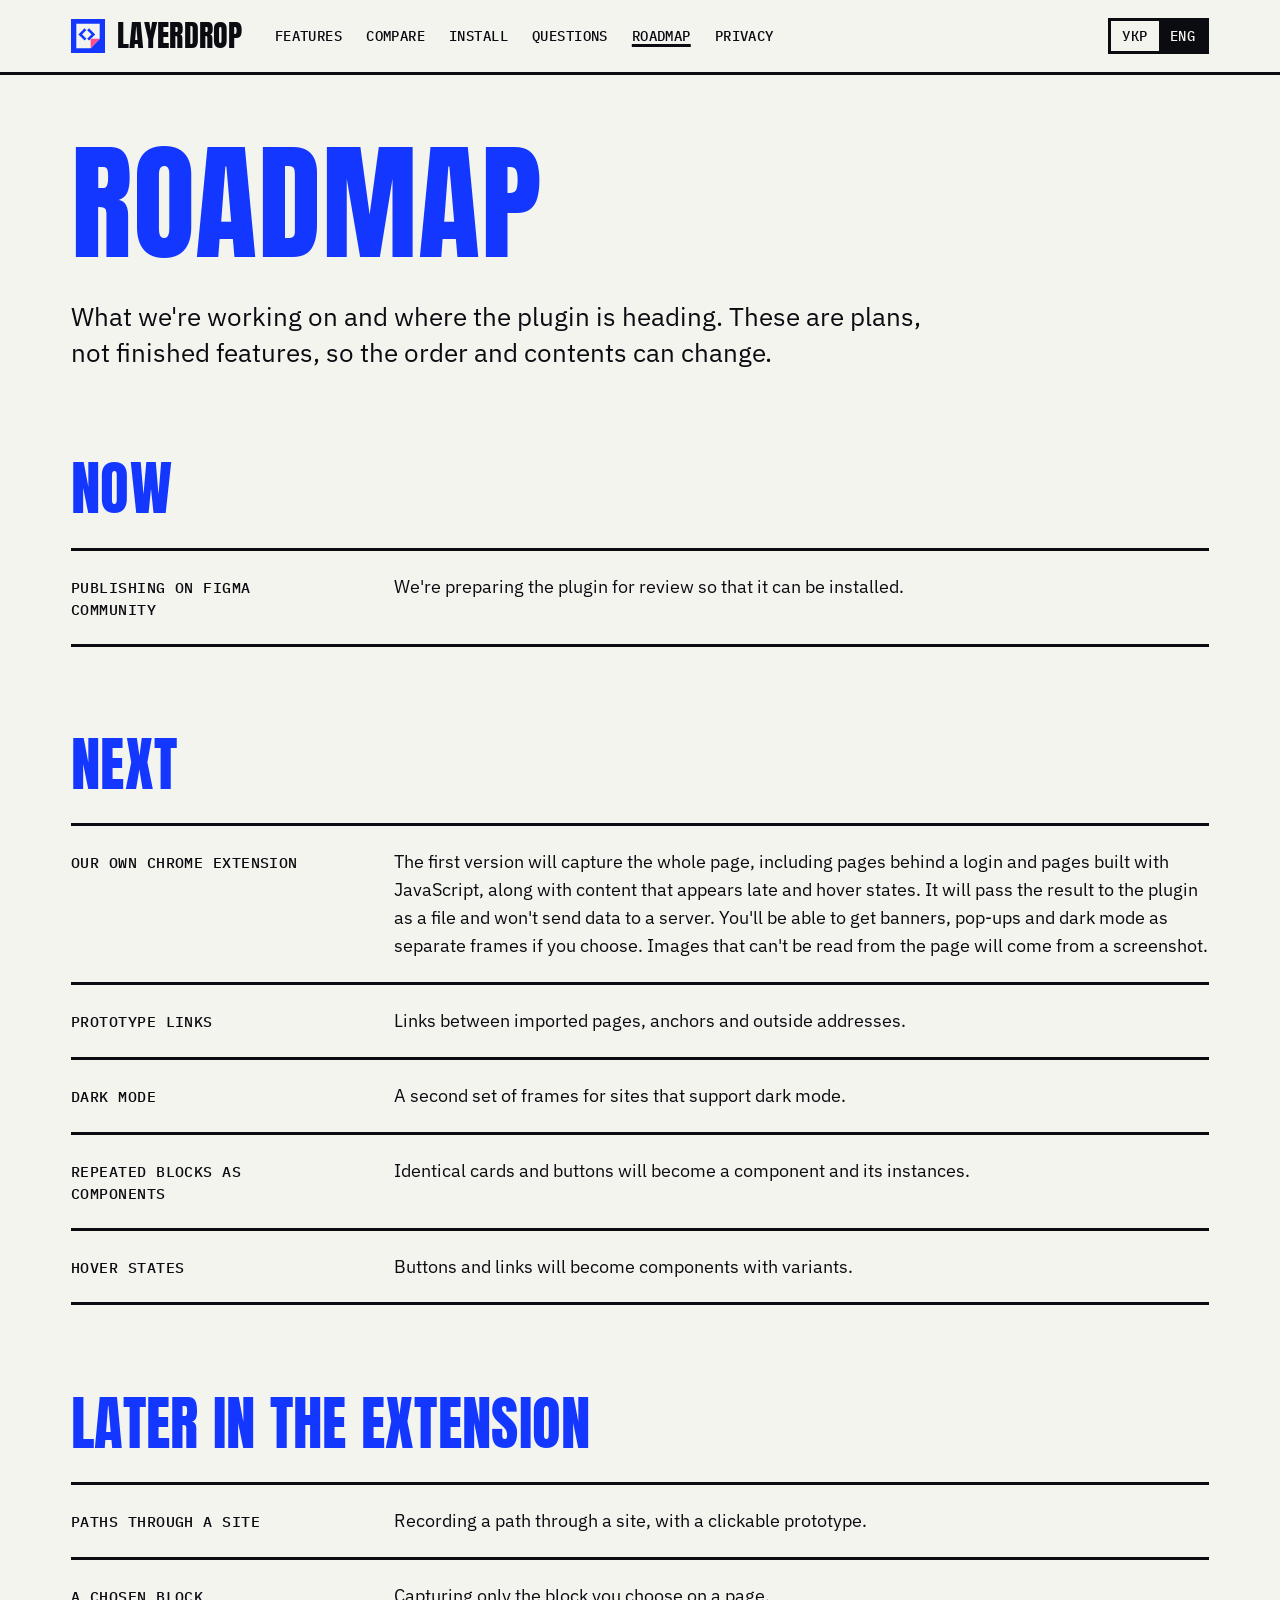
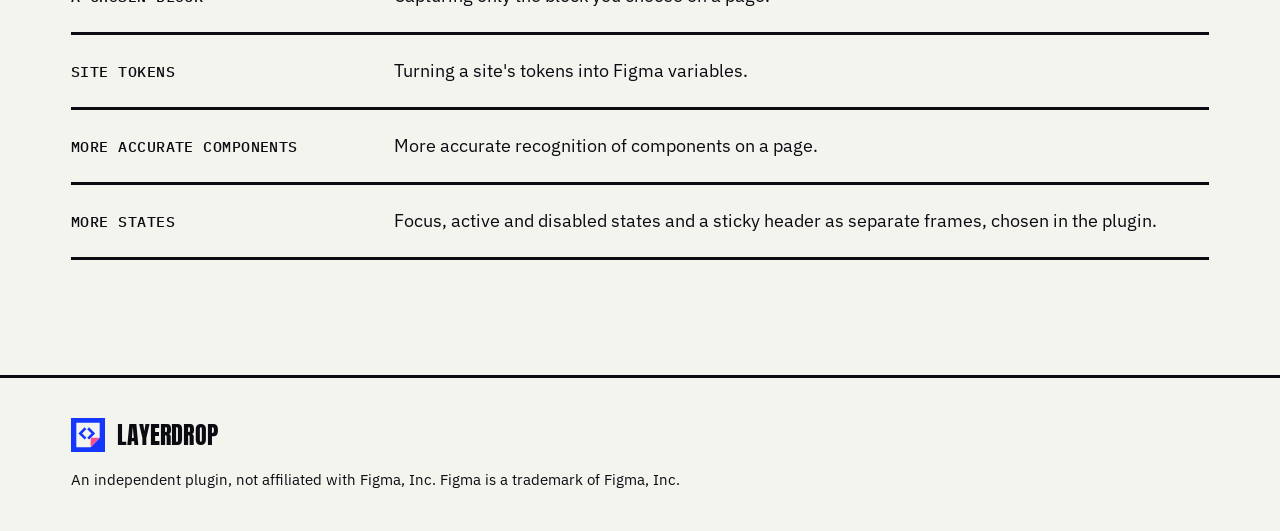
<file: en/roadmap/index.html>
<!doctype html>
<html lang="en">
<head>
<meta charset="utf-8">
<meta name="viewport" content="width=device-width, initial-scale=1">
<title>Roadmap: Layerdrop - HTML to Layout</title>
<meta name="description" content="What we're working on and what we plan to add to the Layerdrop - HTML to Layout plugin.">
<link rel="canonical" href="https://ihorbliz.github.io/layerdrop/en/roadmap/">
<link rel="alternate" hreflang="uk" href="https://ihorbliz.github.io/layerdrop/roadmap/">
<link rel="alternate" hreflang="en" href="https://ihorbliz.github.io/layerdrop/en/roadmap/">
<link rel="alternate" hreflang="x-default" href="https://ihorbliz.github.io/layerdrop/en/roadmap/">
<meta name="theme-color" content="#F4F4EE">
<link rel="icon" href="../../assets/icon.svg" type="image/svg+xml">
<link rel="icon" href="../../assets/icon-128.png" type="image/png">
<link rel="preload" href="../../assets/fonts/anton-400-latin.woff2" as="font" type="font/woff2" crossorigin>
<link rel="stylesheet" href="../../assets/site.css?v=6">
<script src="../../assets/roadmap-items.js" defer></script>
</head>
<body>
<a class="skip" href="#main">Skip to content</a>
<header class="top">
  <a class="logo" href="../"><img src="../../assets/icon.svg" alt="" width="34" height="34">Layerdrop</a>
  <nav aria-label="Sections">
    <a href="../#features">Features</a>
    <a href="../#compare">Compare</a>
    <a href="../#install">Install</a>
    <a href="../#faq">Questions</a>
    <a href="./" aria-current="page">Roadmap</a>
    <a href="../privacy/">Privacy</a>
  </nav>
  <div class="lang" role="group" aria-label="Language">
    <a href="../../roadmap/" hreflang="uk" lang="uk">Укр</a>
    <span aria-current="true">Eng</span>
  </div>
</header>

<main id="main" class="page">
  <h1>Roadmap</h1>
  <p class="lede">What we're working on and where the plugin is heading. These are plans, not finished features, so the order and contents can change.</p>
  <div id="roadmap"></div>
  <noscript><p class="body-text">Turn on JavaScript to see the list.</p></noscript>
</main>

<footer>
  <a class="logo" href="../"><img src="../../assets/icon.svg" alt="" width="28" height="28">Layerdrop</a>
  <p>An independent plugin, not affiliated with Figma, Inc. Figma is a trademark of Figma, Inc.</p>
</footer>
</body>
</html>
</file>
<file: assets/site.css>
/* Fonts are served from this site. Licences: fonts/OFL-*.txt */
@font-face { font-family: "Anton"; font-style: normal; font-weight: 400; font-display: swap; src: url("fonts/anton-400-latin.woff2") format("woff2"); unicode-range: U+0000-00FF, U+0131, U+0152-0153, U+02BB-02BC, U+02C6, U+02DA, U+02DC, U+0304, U+0308, U+0329, U+2000-206F, U+20AC, U+2122, U+2191, U+2193, U+2212, U+2215, U+FEFF, U+FFFD; }
@font-face { font-family: "Fira Sans Extra Condensed"; font-style: normal; font-weight: 900; font-display: swap; src: url("fonts/fira-sans-extra-condensed-900-cyrillic.woff2") format("woff2"); unicode-range: U+0301, U+0400-045F, U+0490-0491, U+04B0-04B1, U+2116; }
@font-face { font-family: "Fira Sans Extra Condensed"; font-style: normal; font-weight: 900; font-display: swap; src: url("fonts/fira-sans-extra-condensed-900-latin.woff2") format("woff2"); unicode-range: U+0000-00FF, U+0131, U+0152-0153, U+02BB-02BC, U+02C6, U+02DA, U+02DC, U+0304, U+0308, U+0329, U+2000-206F, U+20AC, U+2122, U+2191, U+2193, U+2212, U+2215, U+FEFF, U+FFFD; }
@font-face { font-family: "IBM Plex Mono"; font-style: normal; font-weight: 400; font-display: swap; src: url("fonts/ibm-plex-mono-400-cyrillic.woff2") format("woff2"); unicode-range: U+0301, U+0400-045F, U+0490-0491, U+04B0-04B1, U+2116; }
@font-face { font-family: "IBM Plex Mono"; font-style: normal; font-weight: 400; font-display: swap; src: url("fonts/ibm-plex-mono-400-latin.woff2") format("woff2"); unicode-range: U+0000-00FF, U+0131, U+0152-0153, U+02BB-02BC, U+02C6, U+02DA, U+02DC, U+0304, U+0308, U+0329, U+2000-206F, U+20AC, U+2122, U+2191, U+2193, U+2212, U+2215, U+FEFF, U+FFFD; }
@font-face { font-family: "IBM Plex Mono"; font-style: normal; font-weight: 500; font-display: swap; src: url("fonts/ibm-plex-mono-500-cyrillic.woff2") format("woff2"); unicode-range: U+0301, U+0400-045F, U+0490-0491, U+04B0-04B1, U+2116; }
@font-face { font-family: "IBM Plex Mono"; font-style: normal; font-weight: 500; font-display: swap; src: url("fonts/ibm-plex-mono-500-latin.woff2") format("woff2"); unicode-range: U+0000-00FF, U+0131, U+0152-0153, U+02BB-02BC, U+02C6, U+02DA, U+02DC, U+0304, U+0308, U+0329, U+2000-206F, U+20AC, U+2122, U+2191, U+2193, U+2212, U+2215, U+FEFF, U+FFFD; }
@font-face { font-family: "IBM Plex Mono"; font-style: normal; font-weight: 600; font-display: swap; src: url("fonts/ibm-plex-mono-600-cyrillic.woff2") format("woff2"); unicode-range: U+0301, U+0400-045F, U+0490-0491, U+04B0-04B1, U+2116; }
@font-face { font-family: "IBM Plex Mono"; font-style: normal; font-weight: 600; font-display: swap; src: url("fonts/ibm-plex-mono-600-latin.woff2") format("woff2"); unicode-range: U+0000-00FF, U+0131, U+0152-0153, U+02BB-02BC, U+02C6, U+02DA, U+02DC, U+0304, U+0308, U+0329, U+2000-206F, U+20AC, U+2122, U+2191, U+2193, U+2212, U+2215, U+FEFF, U+FFFD; }
@font-face { font-family: "IBM Plex Sans"; font-style: normal; font-weight: 400 600; font-display: swap; src: url("fonts/ibm-plex-sans-cyrillic.woff2") format("woff2"); unicode-range: U+0301, U+0400-045F, U+0490-0491, U+04B0-04B1, U+2116; }
@font-face { font-family: "IBM Plex Sans"; font-style: normal; font-weight: 400 600; font-display: swap; src: url("fonts/ibm-plex-sans-latin.woff2") format("woff2"); unicode-range: U+0000-00FF, U+0131, U+0152-0153, U+02BB-02BC, U+02C6, U+02DA, U+02DC, U+0304, U+0308, U+0329, U+2000-206F, U+20AC, U+2122, U+2191, U+2193, U+2212, U+2215, U+FEFF, U+FFFD; }

:root {
  --blue: #1437FF;
  --pink: #FF4D8D;
  --paper: #F4F4EE;
  --ink: #0B0B12;
  --gutter: clamp(16px, 5.55vw, 80px);
  --display: Anton, "Fira Sans Extra Condensed", Impact, sans-serif;
  --display-weight: 400;
  --sans: "IBM Plex Sans", system-ui, sans-serif;
  --mono: "IBM Plex Mono", ui-monospace, monospace;
  color-scheme: light;
}

/* Anton has no Cyrillic, so Ukrainian headings use the closest heavy condensed face. */
html[lang="uk"] {
  --display: "Fira Sans Extra Condensed", Impact, sans-serif;
  --display-weight: 900;
}
html[lang="uk"] h1 { font-size: clamp(54px, min(5.9vw, 13.5vh), 124px); line-height: 1.1; }
html[lang="uk"] h2 { line-height: 1.12; }

* { box-sizing: border-box; }
html { scroll-behavior: smooth; -webkit-text-size-adjust: 100%; }
body {
  margin: 0;
  background: var(--paper);
  color: var(--ink);
  font: 400 18px/1.55 var(--sans);
  overflow-x: clip;
  overflow-wrap: break-word;
}
img { display: block; max-width: 100%; height: auto; }
a { color: inherit; text-decoration-thickness: 2px; text-underline-offset: 3px; }
a:hover { color: var(--blue); }
:focus-visible { outline: 3px solid var(--ink); outline-offset: 3px; }
code { font: 400 .92em var(--mono); white-space: nowrap; }
p { margin: 0 0 1em; }
p:last-child { margin-bottom: 0; }

.skip {
  position: absolute; left: -999px; top: 0; z-index: 2;
  background: var(--ink); color: var(--paper); padding: 12px 16px;
}
.skip:focus { left: 0; color: var(--paper); }

.mono {
  font: 500 14px/1.45 var(--mono);
  letter-spacing: .03em;
  text-transform: uppercase;
}

h1, h2, h3 { margin: 0; font-weight: var(--display-weight); text-transform: uppercase; color: var(--blue); }
h1, h2 { font-family: var(--display); letter-spacing: .005em; }
h1 { font-size: clamp(64px, min(7.6vw, 17vh), 160px); line-height: 1; }
h2 { font-size: clamp(44px, 5.4vw, 96px); line-height: 1; margin-bottom: .36em; }
h3 { font: 600 22px/1.3 var(--sans); text-transform: none; color: var(--ink); }

/* The second ink, slightly out of register. Blue keeps the word readable. */
.ink2 { text-shadow: max(.03em, 2.5px) max(.03em, 2.5px) 0 var(--pink); }

/* Header */
.top {
  display: flex; flex-wrap: wrap; align-items: center; gap: 12px 32px;
  padding: 18px var(--gutter);
  border-bottom: 3px solid var(--ink);
}
.logo {
  display: inline-flex; align-items: center; gap: 12px;
  font: 400 30px/1 Anton, Impact, sans-serif;
  letter-spacing: .01em; text-transform: uppercase; text-decoration: none;
  color: var(--ink);
}
.logo img { width: 34px; height: 34px; }
.top nav { display: flex; flex-wrap: wrap; gap: 4px 24px; margin-right: auto; }
.top nav a, .lang a, .lang span { font: 500 14px/1.45 var(--mono); letter-spacing: .03em; text-transform: uppercase; }
.top nav a { text-decoration: none; padding: 6px 0; }
.top nav a:hover { text-decoration: underline; }
.top nav a[aria-current] { text-decoration: underline; text-decoration-thickness: 3px; }
.lang a:focus-visible { outline-offset: -6px; }
.faq summary:focus-visible { outline-offset: -3px; }
.lang { display: flex; gap: 0; border: 3px solid var(--ink); }
.lang a, .lang span { padding: 5px 11px; text-decoration: none; }
.lang span { background: var(--ink); color: var(--paper); }

/* Sections */
section, .page { padding: clamp(56px, 6.5vw, 112px) var(--gutter) 0; }
.lede { font-size: clamp(20px, 2vw, 26px); line-height: 1.4; max-width: 34em; margin-bottom: 1.4em; }
.body-text { max-width: 44em; }
.note { font-size: 16px; max-width: 48em; }

/* Hero */
.hero { padding-top: clamp(32px, 4vw, 56px); overflow-x: clip; padding-bottom: 18px; }
.hero .mono { margin-bottom: 16px; }
.hero-grid {
  display: grid;
  grid-template-columns: minmax(0, 42fr) minmax(0, 58fr);
  gap: clamp(32px, 4vw, 64px);
  align-items: center;
}
.hero-copy h1 { margin-bottom: 24px; }
.hero-copy .lede { font-size: clamp(19px, 1.5vw, 24px); margin-bottom: 0; }
.hero-shot { margin: 0 calc(-1 * var(--gutter) - 18px) 0 0; }

.actions { display: flex; flex-wrap: wrap; align-items: center; gap: 16px 24px; margin: 28px 0 0; }
.btn {
  display: inline-block; padding: 16px 26px;
  background: var(--blue); color: var(--paper);
  font: 500 15px/1.2 var(--mono); letter-spacing: .03em; text-transform: uppercase; text-decoration: none;
  box-shadow: 6px 6px 0 var(--pink);
  transition: transform .12s ease-out, box-shadow .12s ease-out;
}
.btn:hover { color: var(--paper); transform: translate(3px, 3px); box-shadow: 3px 3px 0 var(--pink); }
.status {
  margin: 28px 0 0; padding: 12px 0 0;
  border-top: 3px solid currentColor;
  font: 400 16px/1.45 var(--sans);
  max-width: 34em;
}
[hidden] { display: none !important; }

/* Sheet: a picture with a turned corner on a pink sheet shifted 18 px. Works with any image. */
.sheet { --fold: clamp(28px, 6vw, 96px); position: relative; margin: 0 18px 18px 0; }
.sheet::before { content: ""; position: absolute; inset: 18px -18px -18px 18px; background: var(--pink); }
.sheet img {
  position: relative; width: 100%;
  clip-path: polygon(0 0, 100% 0, 100% calc(100% - var(--fold)), calc(100% - var(--fold)) 100%, 0 100%);
}
.sheet::after {
  content: ""; position: absolute; right: 0; bottom: 0;
  width: var(--fold); height: var(--fold);
  background: var(--blue);
  clip-path: polygon(0 0, 100% 0, 0 100%);
}
figure { margin: 0; }
figcaption { margin-top: 10px; font: 400 15px/1.45 var(--sans); }
.viewports figcaption { font: 500 13px/1.45 var(--mono); }
.hero-shot figcaption { padding-right: calc(var(--gutter) + 18px); }
.hero-shot .sheet { --fold: clamp(24px, 3vw, 56px); }
.sheet + figcaption { margin-top: 28px; }

/* Rows split by a 3 px rule, never cards */
.rows { list-style: none; margin: 0; padding: 0; border-top: 3px solid currentColor; }
.rows > li {
  display: grid;
  align-items: baseline;
  grid-template-columns: minmax(180px, 3fr) 9fr;
  gap: 8px clamp(24px, 4vw, 56px);
  padding: 22px 0;
  border-bottom: 3px solid currentColor;
}
.rows .label { font: 500 15px/1.5 var(--mono); letter-spacing: .03em; text-transform: uppercase; }
.rows .text { max-width: 46em; }
.rows .text img { margin-top: 16px; max-width: 440px; width: 100%; }

/* Viewports */
.subhead { margin-top: clamp(56px, 6.5vw, 112px); }
.widths { display: grid; grid-template-columns: minmax(0, 1fr) minmax(0, 1fr); gap: 40px clamp(32px, 5vw, 72px); align-items: start; }
.bar { margin-bottom: 20px; }
.viewports { display: grid; grid-template-columns: 1.735fr 1fr; gap: 24px clamp(24px, 3vw, 40px); align-items: start; }
.viewports .sheet { --fold: clamp(24px, 3.4vw, 48px); }

/* Two ways */
.ways { display: grid; grid-template-columns: 1fr 1fr; border-top: 3px solid var(--ink); border-bottom: 3px solid var(--ink); }
.ways > div { padding: 28px clamp(24px, 3vw, 48px) 32px 0; }
.ways > div + div { padding-left: clamp(24px, 3vw, 48px); padding-right: 0; border-left: 3px solid var(--ink); }
.ways h3, .formats h3 { font: var(--display-weight) clamp(34px, 3.8vw, 56px)/1.05 var(--display); text-transform: uppercase; color: var(--blue); margin-bottom: 14px; }
.ways ul { padding-left: 1.1em; margin: 0 0 1em; }
.formats { margin-top: 56px; }

/* Comparison */
.compare { width: 100%; border-collapse: collapse; font-size: 15px; line-height: 1.45; margin-top: 32px; }
.compare th, .compare td { text-align: left; vertical-align: top; padding: 14px 14px; border-bottom: 3px solid var(--ink); }
.compare thead th { font: 500 14px/1.3 var(--mono); letter-spacing: .03em; text-transform: uppercase; border-top: 3px solid var(--ink); }
.compare thead th.us, .compare td.us { background: var(--blue); color: var(--paper); }
.compare th:first-child { padding-left: 0; }
.compare td.us a { color: var(--paper); }
.compare tbody th { font: 600 15px/1.4 var(--sans); width: 16%; }
.compare td { width: 21%; }
.compare .v { display: block; font: 600 13px/1.5 var(--mono); letter-spacing: .05em; text-transform: uppercase; margin-bottom: 2px; }
.compare .v.ns { font: 400 14px/1.45 var(--sans); letter-spacing: 0; text-transform: none; }
.compare .n { background: var(--pink); color: var(--ink); width: fit-content; padding: 0 6px; }
.compare th.group { font: 500 13px/1.4 var(--mono); letter-spacing: .03em; text-transform: uppercase; padding-top: 28px; }
.table-skip { display: none; margin-top: 20px; padding: 10px 0; font-weight: 600; }

/* Steps */
.window-sheet { --fold: 32px; }
.how { display: grid; grid-template-columns: minmax(0, 2fr) minmax(280px, 1fr); gap: 40px clamp(32px, 6vw, 96px); align-items: start; }
.steps > li { grid-template-columns: 56px 1fr; }
.steps .num { font: var(--display-weight) 44px/1 var(--display); color: var(--blue); }
.after { margin-top: 32px; max-width: 46em; }
.gap-b { margin-bottom: 32px; }
.pending-label { margin-bottom: 14px; }

/* FAQ */
.faq { border-top: 3px solid var(--ink); }
.faq details { border-bottom: 3px solid var(--ink); }
.faq summary {
  display: flex; justify-content: space-between; gap: 24px;
  padding: 18px 0; cursor: pointer; list-style: none;
  font: 600 20px/1.35 var(--sans);
}
.faq summary::-webkit-details-marker { display: none; }
.faq summary::after { content: "+"; font: 500 24px/1.1 var(--mono); color: var(--blue); }
.faq details[open] summary::after { content: "−"; }
.faq summary:hover { color: var(--blue); }
.faq details > div { padding: 0 48px 22px 0; max-width: 46em; }

/* Privacy page */
.page { padding-top: clamp(40px, 5vw, 72px); }
.page h1 { font-size: clamp(56px, 10vw, 160px); margin-bottom: .25em; }
.page h2 { font-size: clamp(36px, 4.6vw, 64px); margin: 1.5em 0 .5em; }

/* Footer */
footer { margin-top: clamp(64px, 9vw, 136px); padding: 40px var(--gutter); border-top: 3px solid var(--ink); font-size: 15px; }
footer p { max-width: 56em; margin-bottom: .5em; }
footer .logo { font-size: 24px; margin-bottom: 16px; }
footer nav { display: flex; flex-wrap: wrap; gap: 4px 24px; margin-bottom: 20px; }
footer nav a { padding: 6px 0; }

@media (min-width: 861px) {
  .compare { border-collapse: separate; border-spacing: 0; }
  .compare thead th { position: sticky; top: 0; z-index: 1; background: var(--paper); }
  .compare thead th.us { background: var(--blue); }
}
@media (max-width: 1000px) {
  h1 { font-size: min(13vw, 96px); }
  html[lang="uk"] h1 { font-size: min(11vw, 96px); }
  .hero-grid { display: flex; flex-direction: column; align-items: stretch; gap: 0; }
  .hero-copy { display: contents; }
  .hero-copy .mono { order: 1; }
  .hero-copy h1 { order: 2; }
  .hero-shot { order: 3; margin-top: 8px; }
  .hero-copy .lede { order: 4; margin-top: 32px; font-size: 20px; }
  .hero-copy .actions { order: 5; }
  .hero-copy .status { order: 6; }
  .how, .widths { grid-template-columns: 1fr; }
  .how figure { max-width: 420px; }
}
@media (max-width: 860px) {
  /* The comparison becomes one block per feature, so the page never scrolls sideways. */
  .compare, .compare tbody, .compare tr, .compare td, .compare tbody th { display: block; width: auto; }
  .compare thead { position: absolute; width: 1px; height: 1px; overflow: hidden; clip-path: inset(50%); }
  .compare { border-top: 3px solid var(--ink); }
  .compare tr { border-bottom: 3px solid var(--ink); padding: 14px 0; }
  .compare th, .compare td, .compare th:first-child { border: 0; padding: 4px 0; }
  .compare tbody th { font-size: 18px; padding-bottom: 8px; }
  .compare td { display: grid; grid-template-columns: 112px 1fr; gap: 10px; padding: 8px 0; }
  .compare td::before { content: attr(data-label); font: 500 12px/1.5 var(--mono); text-transform: uppercase; letter-spacing: .03em; }
  .compare td > span { display: block; }
  .compare td.us { padding: 8px 10px; margin: 0 -10px; }
  .compare td.ns-cell { display: none; }
  .compare tr[data-unstated]::after { content: attr(data-unstated); display: block; padding-top: 8px; font: 400 14px/1.45 var(--sans); }
  .compare tr.group-row { border-bottom: 0; padding-bottom: 0; }
  .compare th.group { padding-top: 16px; font-size: 13px; }
  .table-skip { display: inline-block; }
}
@media (max-width: 720px) {
  body { font-size: 17px; }
  .rows > li { grid-template-columns: 1fr; padding: 16px 0; }
  .steps > li { grid-template-columns: 44px 1fr; }
  .steps .num { font-size: 36px; }
  .ways { grid-template-columns: 1fr; }
  .ways > div { padding: 22px 0; }
  .ways > div + div { padding: 22px 0; border-left: 0; border-top: 3px solid var(--ink); }
  html[lang="uk"] h1 { font-size: 14.4vw; }
  html[lang="en"] h1 { font-size: 18.5vw; }
  .faq summary { font-size: 18px; }
  .faq details > div { padding-right: 0; }
  .top { padding-block: 14px; gap: 10px 16px; }
  .top nav { order: 3; width: 100%; gap: 0 16px; }
  .lang a, .lang span { padding: 12px 13px; }
  .logo { margin-right: auto; }
  .top nav a { font-size: 14px; padding: 12px 0; }
}
@media (prefers-reduced-motion: reduce) {
  html { scroll-behavior: auto; }
  .btn { transition: none; }
}
@media (forced-colors: active) {
  .ink2 { text-shadow: none; }
}
</file>
